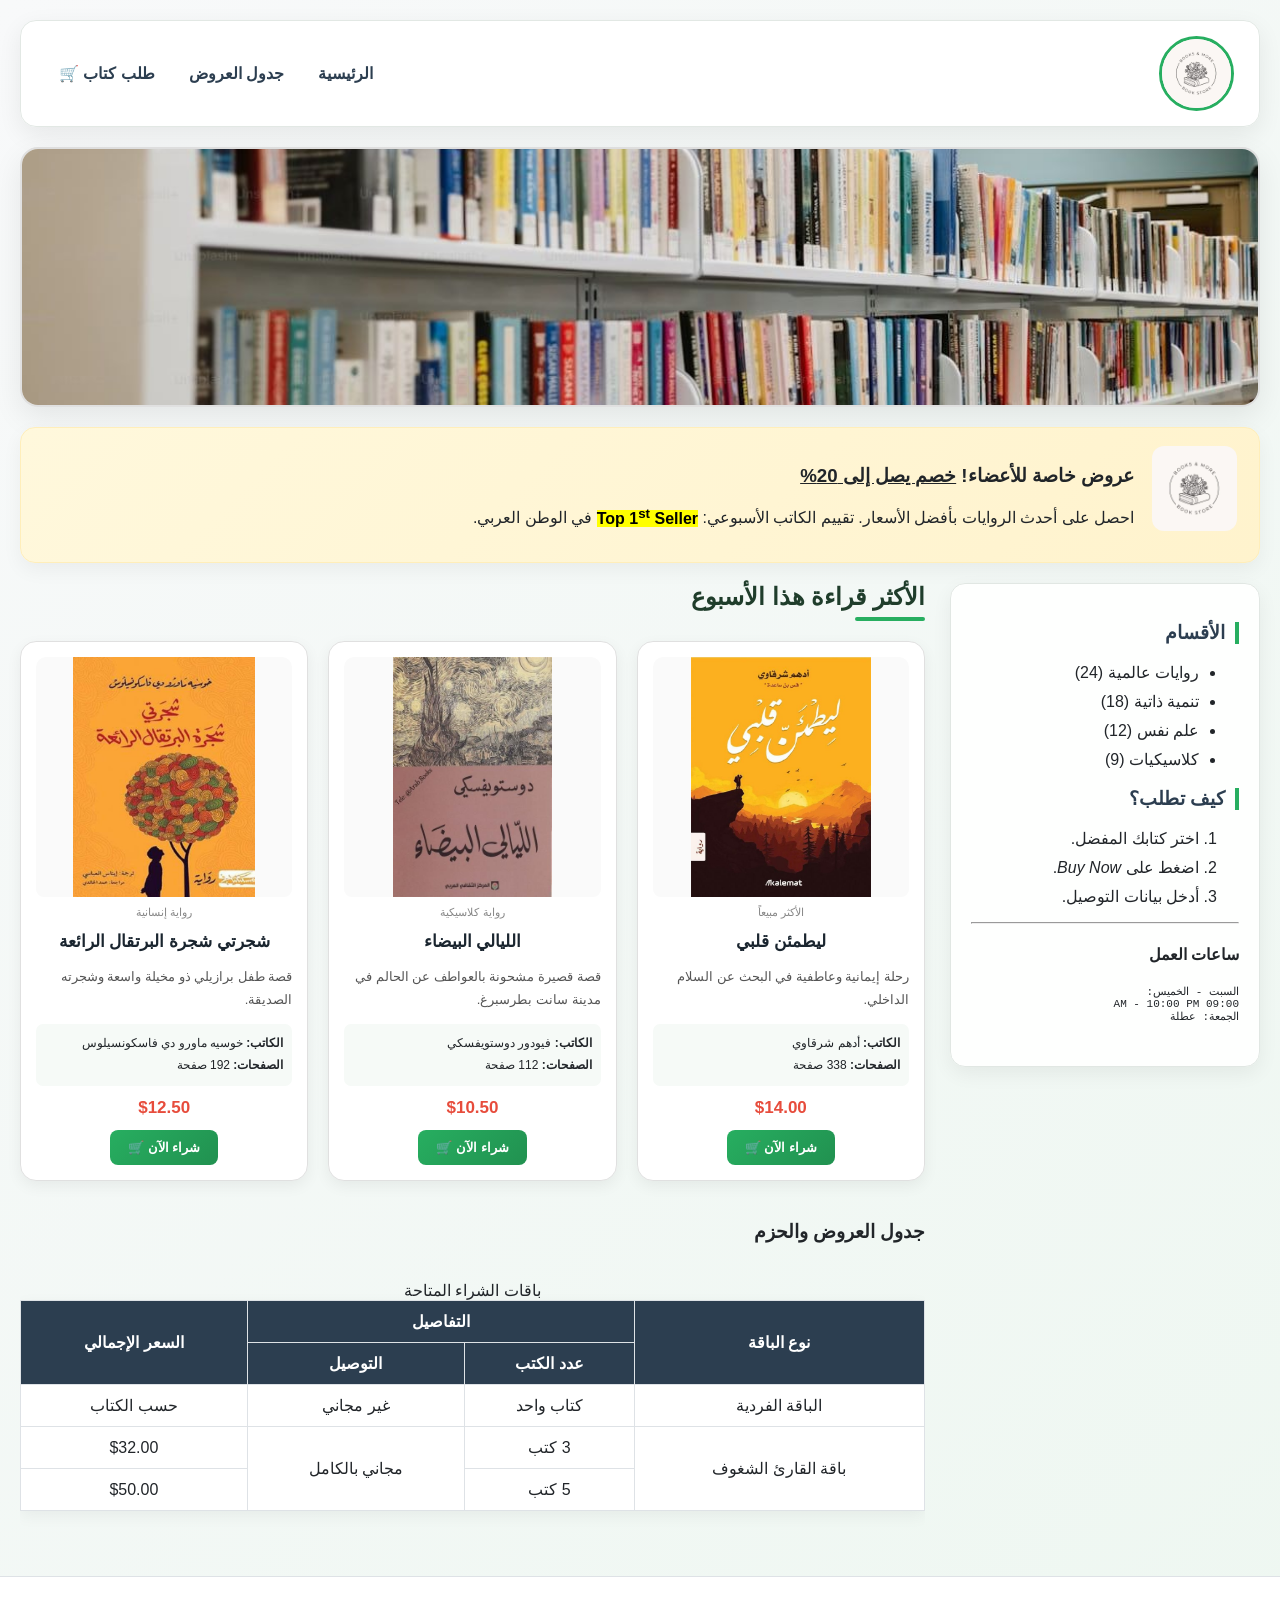
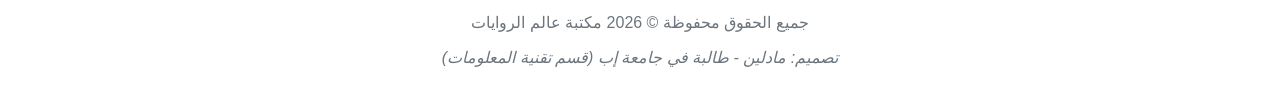
<file: web_project/madlin/index.html>
<!DOCTYPE html>
<html lang="ar" dir="rtl">
<head>
    <meta charset="UTF-8">
    <meta name="viewport" content="width=device-width, initial-scale=1.0">
    <title>عالم الروايات - Novels World</title>

    <style>
        * {
            box-sizing: border-box;
            scroll-behavior: smooth;
        }

        body {
            font-family: "Segoe UI", Tahoma, Geneva, Verdana, sans-serif;
            margin: 0;
            background: linear-gradient(135deg, #f8f9fa, #eef7f1);
            color: #212529;
            direction: rtl;
        }

        /* ===== Header ===== */
        header {
            width: calc(100% - 40px);
            margin: 20px auto 0;
            display: flex;
            justify-content: space-between;
            align-items: center;
            gap: 20px;
            padding: 15px 25px;
            background: rgba(255,255,255,0.95);
            border: 1px solid #e2e8e4;
            border-radius: 16px;
            box-shadow: 0 8px 25px rgba(0,0,0,0.07);
            position: sticky;
            top: 10px;
            z-index: 100;
            animation: slideDown 0.7s ease;
        }

        header img {
            width: 75px;
            height: 75px;
            object-fit: cover;
            border-radius: 50%;
            border: 3px solid #27ae60;
            transition: transform 0.4s ease;
        }

        header img:hover {
            transform: rotate(8deg) scale(1.08);
        }

        nav {
            display: flex;
            justify-content: center;
            align-items: center;
            gap: 8px;
            flex-wrap: wrap;
        }

        nav a {
            margin: 0;
            padding: 9px 13px;
            text-decoration: none;
            color: #2c3e50;
            font-weight: 600;
            border-radius: 8px;
            transition: all 0.3s ease;
        }

        nav a:hover {
            color: white;
            background: #27ae60;
            transform: translateY(-3px);
            box-shadow: 0 5px 12px rgba(39,174,96,0.25);
        }

        nav a:focus {
            color: #e67e22;
            outline: 2px solid #e67e22;
        }

        nav a:visited {
            color: #2980b9;
        }

        nav a:hover:visited {
            color: white;
        }

        /* ===== Banner ===== */
        .banner-img {
            display: block;
            width: calc(100% - 40px);
            max-width: 1400px;
            height: 260px;
            margin: 20px auto;
            object-fit: cover;
            border-radius: 18px;
            border: 2px solid #e0e0e0;
            box-shadow: 0 10px 30px rgba(0,0,0,0.08);
            transition: transform 0.5s ease, filter 0.5s ease;
            animation: fadeIn 1s ease;
        }

        .banner-img:hover {
            transform: scale(1.01);
            filter: brightness(1.04);
        }

        /* ===== Promo ===== */
        .promo-box {
            width: calc(100% - 40px);
            max-width: 1400px;
            margin: 20px auto;
            padding: 18px 22px;
            background: linear-gradient(135deg, #fff8dc, #fff3cd);
            border: 1px solid #ffeeba;
            border-radius: 15px;
            overflow: hidden;
            box-shadow: 0 7px 20px rgba(0,0,0,0.05);
            animation: floatIn 0.8s ease;
        }

        .promo-img {
            float: right;
            margin-left: 18px;
            width: 85px;
            height: 85px;
            object-fit: cover;
            border-radius: 12px;
            transition: transform 0.4s ease;
        }

        .promo-box:hover .promo-img {
            transform: rotate(-5deg) scale(1.05);
        }

        /* ===== Main Layout ===== */
        .container {
            width: calc(100% - 40px);
            max-width: 1400px;
            margin: 0 auto;
            display: flex;
            gap: 25px;
            align-items: flex-start;
        }

        aside {
            flex: 0 0 25%;
            background: rgba(255,255,255,0.9);
            padding: 20px;
            border-radius: 15px;
            border: 1px solid #e1e7e3;
            box-shadow: 0 7px 20px rgba(0,0,0,0.06);
            position: sticky;
            top: 115px;
            transition: transform 0.3s ease;
        }

        aside:hover {
            transform: translateY(-4px);
        }

        aside h3 {
            color: #2c3e50;
            border-right: 4px solid #27ae60;
            padding-right: 10px;
        }

        aside li {
            margin: 10px 0;
            transition: transform 0.25s ease, color 0.25s ease;
        }

        aside li:hover {
            color: #27ae60;
            transform: translateX(-5px);
        }

        main {
            flex: 1;
            min-width: 0;
        }

        main > h2 {
            margin-top: 0;
            color: #1f3d2b;
            position: relative;
            padding-bottom: 10px;
        }

        main > h2::after {
            content: "";
            position: absolute;
            right: 0;
            bottom: 0;
            width: 70px;
            height: 4px;
            background: #27ae60;
            border-radius: 5px;
        }

        /* ===== Books ===== */
        .books-grid {
            display: flex;
            gap: 20px;
            flex-wrap: wrap;
        }

        article {
            flex: 1 1 250px;
            background: #fff;
            border: 1px solid #e0e0e0;
            border-radius: 16px;
            padding: 15px;
            text-align: center;
            box-shadow: 0 5px 15px rgba(0,0,0,0.06);
            transition: transform 0.35s ease, box-shadow 0.35s ease;
            animation: cardAppear 0.8s ease both;
        }

        article:nth-child(2) {
            animation-delay: 0.15s;
        }

        article:nth-child(3) {
            animation-delay: 0.3s;
        }

        article:hover {
            transform: translateY(-10px);
            box-shadow: 0 15px 30px rgba(39,174,96,0.16);
        }

        article figure {
            overflow: hidden;
            border-radius: 10px;
        }

        article img {
            width: 100%;
            height: 240px;
            object-fit: contain;
            background: #fafafa;
            border-radius: 8px;
            transition: transform 0.5s ease;
        }

        article:hover img {
            transform: scale(1.06);
        }

        article h4 {
            margin: 12px 0 6px;
            color: #1a252f;
            font-size: 17px;
        }

        article p {
            font-size: 13px;
            color: #555;
            text-align: right;
            min-height: 40px;
            line-height: 1.8;
        }

        dl {
            font-size: 12px;
            text-align: right;
            background: #f6faf7;
            padding: 9px;
            border-radius: 7px;
            line-height: 1.8;
        }

        dt {
            font-weight: bold;
            display: inline;
        }

        dd {
            margin: 0 0 4px 0;
            display: inline;
        }

        .price {
            color: #e74c3c;
            font-size: 17px;
        }

        .btn-buy {
            display: inline-block;
            margin-top: 12px;
            padding: 10px 18px;
            background: linear-gradient(135deg, #27ae60, #219150);
            color: white;
            text-decoration: none;
            border-radius: 8px;
            font-size: 13px;
            font-weight: bold;
            transition: all 0.3s ease;
        }

        .btn-buy:hover {
            transform: scale(1.06);
            box-shadow: 0 7px 15px rgba(39,174,96,0.3);
        }

        /* ===== Table ===== */
        .table-wrapper {
            overflow-x: auto;
            border-radius: 10px;
        }

        .offers-table {
            width: 100%;
            min-width: 600px;
            border-collapse: collapse;
            margin: 20px 0;
            background: white;
            box-shadow: 0 5px 15px rgba(0,0,0,0.05);
        }

        .offers-table th,
        .offers-table td {
            border: 1px solid #dee2e6;
            padding: 11px;
            text-align: center;
        }

        .offers-table th {
            background: #2c3e50;
            color: white;
        }

        .offers-table tbody tr {
            transition: background 0.25s ease, transform 0.25s ease;
        }

        .offers-table tbody tr:hover {
            background: #eefaf2;
        }

        /* ===== Footer ===== */
        footer {
            margin-top: 45px;
            text-align: center;
            border-top: 1px solid #dee2e6;
            padding: 20px;
            color: #6c757d;
            background: #fff;
        }

        /* ===== Animations ===== */
        @keyframes slideDown {
            from {
                opacity: 0;
                transform: translateY(-30px);
            }
            to {
                opacity: 1;
                transform: translateY(0);
            }
        }

        @keyframes fadeIn {
            from {
                opacity: 0;
            }
            to {
                opacity: 1;
            }
        }

        @keyframes floatIn {
            from {
                opacity: 0;
                transform: translateY(20px);
            }
            to {
                opacity: 1;
                transform: translateY(0);
            }
        }

        @keyframes cardAppear {
            from {
                opacity: 0;
                transform: translateY(30px);
            }
            to {
                opacity: 1;
                transform: translateY(0);
            }
        }

        /* ===== Responsive Design ===== */

        /* الشاشات المتوسطة */
        @media (max-width: 1000px) {
            header {
                position: relative;
                top: 0;
            }

            .container {
                gap: 18px;
            }

            aside {
                flex-basis: 30%;
                position: static;
            }

            article {
                flex-basis: calc(50% - 10px);
            }
        }

        /* التابلت */
        @media (max-width: 750px) {
            header {
                flex-direction: column;
                text-align: center;
            }

            header img {
                width: 65px;
                height: 65px;
            }

            .banner-img {
                height: 210px;
            }

            .container {
                flex-direction: column;
            }

            aside,
            main {
                width: 100%;
                flex-basis: auto;
            }

            aside {
                position: static;
            }

            article {
                flex-basis: 100%;
            }
        }

        /* الجوال */
        @media (max-width: 500px) {
            header,
            .promo-box,
            .container,
            .banner-img {
                width: calc(100% - 20px);
            }

            header {
                padding: 12px;
            }

            nav {
                flex-direction: column;
                width: 100%;
            }

            nav a {
                width: 100%;
                text-align: center;
                background: #f4f7f5;
            }

            .banner-img {
                height: 160px;
                margin-top: 15px;
            }

            .promo-box {
                padding: 15px;
            }

            .promo-img {
                width: 65px;
                height: 65px;
            }

            article img {
                height: 220px;
            }
        }

        /* جوال صغير جداً */
        @media (max-width: 350px) {
            body {
                font-size: 13px;
            }

            .banner-img {
                height: 135px;
            }

            .promo-img {
                float: none;
                display: block;
                margin: 0 auto 10px;
            }
        }
    </style>
</head>

<body>

    <header>
        <img src="images/logo_library.jpg" alt="شعار متجر عالم الروايات">

        <nav>
            <a href="#featured">الرئيسية</a>
            <a href="#table-sec">جدول العروض</a>
            <a href="checkout.html" target="_blank">طلب كتاب 🛒</a>
        </nav>
    </header>

    <picture>
        <source media="(min-width: 850px)" srcset="images/books.jpg">
        <source media="(min-width: 650px)" srcset="images/books.jpg">
        <img src="images/books.jpg" alt="صورة للكتب والروايات" class="banner-img">
    </picture>

    <div class="promo-box">
        <img src="images/logo_library.jpg" alt="عرض خاص" class="promo-img">
        <h3>عروض خاصة للأعضاء! <u>خصم يصل إلى 20%</u></h3>
        <p>
            احصل على أحدث الروايات بأفضل الأسعار.
            تقييم الكاتب الأسبوعي:
            <b><mark>Top 1<sup>st</sup> Seller</mark></b>
            في الوطن العربي.
        </p>
    </div>

    <div class="container">

        <aside>
            <h3>الأقسام</h3>
            <ul>
                <li>روايات عالمية (24)</li>
                <li>تنمية ذاتية (18)</li>
                <li>علم نفس (12)</li>
                <li>كلاسيكيات (9)</li>
            </ul>

            <h3>كيف تطلب؟</h3>
            <ol>
                <li>اختر كتابك المفضل.</li>
                <li>اضغط على <i>Buy Now</i>.</li>
                <li>أدخل بيانات التوصيل.</li>
            </ol>

            <hr>

            <h4>ساعات العمل</h4>
            <pre style="font-size: 11px;">
السبت - الخميس:
09:00 AM - 10:00 PM
الجمعة: عطلة
            </pre>
        </aside>

        <main>
            <h2>الأكثر قراءة هذا الأسبوع</h2>

            <div class="books-grid">

                <article id="featured">
                    <figure style="margin: 0;">
                        <img src="images/book1.jpg" alt="غلاف رواية ليطمئن قلبي">
                        <figcaption style="font-size: 11px; color: #888; margin-top: 5px;">
                            الأكثر مبيعاً
                        </figcaption>
                    </figure>

                    <h4>ليطمئن قلبي</h4>
                    <p>رحلة إيمانية وعاطفية في البحث عن السلام الداخلي.</p>

                    <dl>
                        <dt>الكاتب:</dt> <dd>أدهم شرقاوي</dd><br>
                        <dt>الصفحات:</dt> <dd>338 صفحة</dd>
                    </dl>

                    <b class="price">$14.00</b><br>

                    <a href="checkout.html" target="_blank" class="btn-buy">
                        شراء الآن 🛒
                    </a>
                </article>

                <article>
                    <figure style="margin: 0;">
                        <img src="images/book2.jpg" alt="غلاف رواية الليالي البيضاء">
                        <figcaption style="font-size: 11px; color: #888; margin-top: 5px;">
                            رواية كلاسيكية
                        </figcaption>
                    </figure>

                    <h4>الليالي البيضاء</h4>
                    <p>قصة قصيرة مشحونة بالعواطف عن الحالم في مدينة سانت بطرسبرغ.</p>

                    <dl>
                        <dt>الكاتب:</dt> <dd>فيودور دوستويفسكي</dd><br>
                        <dt>الصفحات:</dt> <dd>112 صفحة</dd>
                    </dl>

                    <b class="price">$10.50</b><br>

                    <a href="checkout.html" target="_blank" class="btn-buy">
                        شراء الآن 🛒
                    </a>
                </article>

                <article>
                    <figure style="margin: 0;">
                        <img src="images/book3.jpg" alt="غلاف رواية شجرتي شجرة البرتقال الرائعة">
                        <figcaption style="font-size: 11px; color: #888; margin-top: 5px;">
                            رواية إنسانية
                        </figcaption>
                    </figure>

                    <h4>شجرتي شجرة البرتقال الرائعة</h4>
                    <p>قصة طفل برازيلي ذو مخيلة واسعة وشجرته الصديقة.</p>

                    <dl>
                        <dt>الكاتب:</dt> <dd>خوسيه ماورو دي فاسكونسيلوس</dd><br>
                        <dt>الصفحات:</dt> <dd>192 صفحة</dd>
                    </dl>

                    <b class="price">$12.50</b><br>

                    <a href="checkout.html" target="_blank" class="btn-buy">
                        شراء الآن 🛒
                    </a>
                </article>

            </div>

            <section id="table-sec" style="margin-top: 40px;">
                <h3>جدول العروض والحزم</h3>

                <div class="table-wrapper">
                    <table class="offers-table">
                        <caption>باقات الشراء المتاحة</caption>

                        <thead>
                            <tr>
                                <th rowspan="2">نوع الباقة</th>
                                <th colspan="2">التفاصيل</th>
                                <th rowspan="2">السعر الإجمالي</th>
                            </tr>
                            <tr>
                                <th>عدد الكتب</th>
                                <th>التوصيل</th>
                            </tr>
                        </thead>

                        <tbody>
                            <tr>
                                <td>الباقة الفردية</td>
                                <td>كتاب واحد</td>
                                <td>غير مجاني</td>
                                <td>حسب الكتاب</td>
                            </tr>

                            <tr>
                                <td rowspan="2">باقة القارئ الشغوف</td>
                                <td>3 كتب</td>
                                <td rowspan="2">مجاني بالكامل</td>
                                <td>$32.00</td>
                            </tr>

                            <tr>
                                <td>5 كتب</td>
                                <td>$50.00</td>
                            </tr>
                        </tbody>
                    </table>
                </div>
            </section>
        </main>

    </div>

    <footer>
        <p>جميع الحقوق محفوظة &copy; 2026 مكتبة عالم الروايات</p>
        <address>تصميم: مادلين - طالبة في جامعة إب (قسم تقنية المعلومات)</address>
         
    </footer>

</body>
</html>
</file>
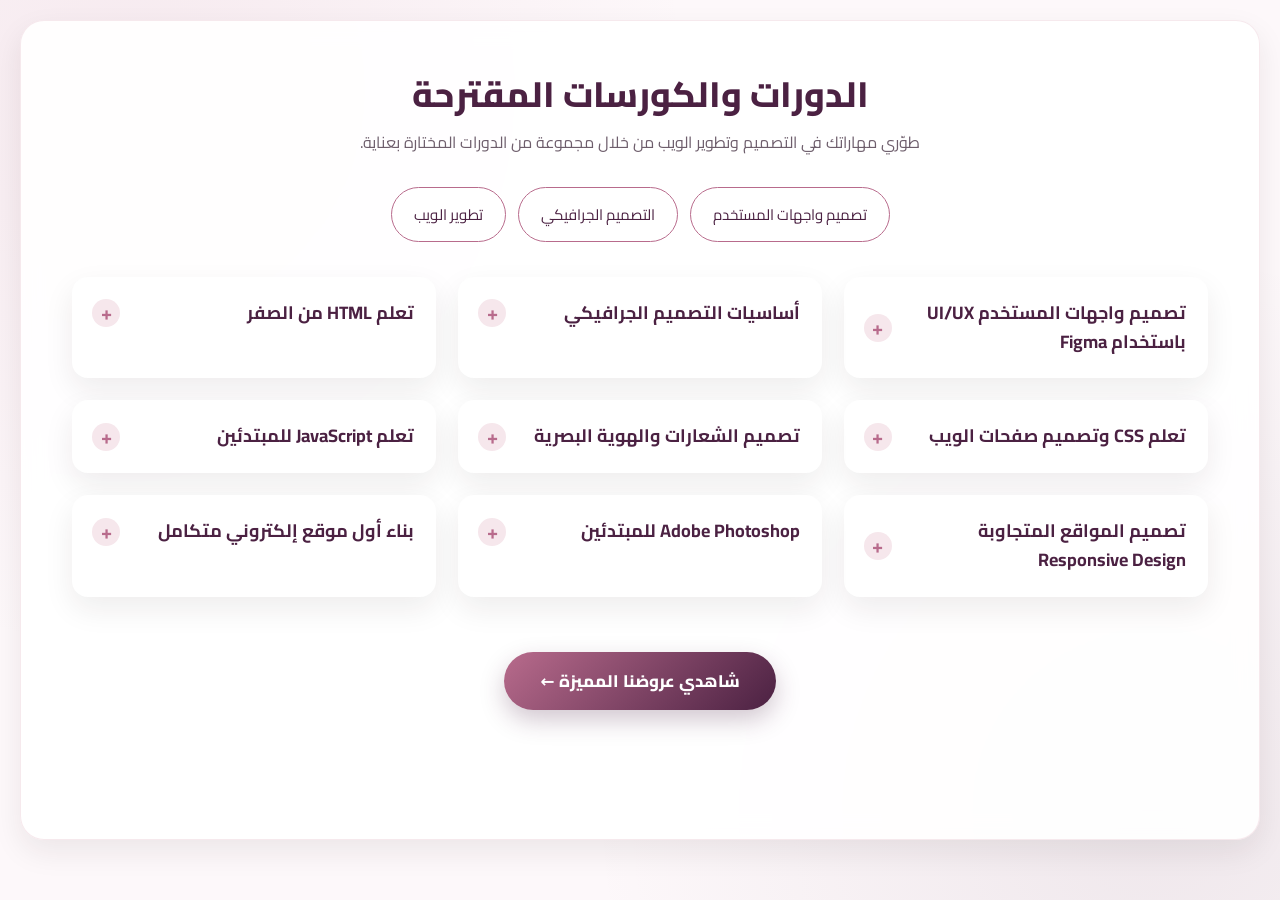
<file: web_project/a.html>
<!DOCTYPE html>
<html lang="ar" dir="rtl">

<head>
    <meta charset="UTF-8">
    <meta name="viewport" content="width=device-width, initial-scale=1.0">

    <title>نسج | الكورسات والتدريب</title>

    <link rel="stylesheet" href="style.css">
</head>

<body>


    <section id="courses-section">

        <h2>الدورات والكورسات المقترحة</h2>

        <p>
            طوّري مهاراتك في التصميم وتطوير الويب من خلال مجموعة
            من الدورات المختارة بعناية.
        </p>


        <!-- =========================
             تصنيفات الكورسات
             ========================= -->

        <div class="interest-filters">

            <button class="filter-btn" data-filter="ui">
                تصميم واجهات المستخدم
            </button>

            <button class="filter-btn" data-filter="graphic">
                التصميم الجرافيكي
            </button>

            <button class="filter-btn" data-filter="web">
                تطوير الويب
            </button>

        </div>


        <!-- =========================
             قائمة الكورسات
             ========================= -->

        <div class="courses-container">


            <!-- =========================
                 الكورس الأول
                 ========================= -->

            <article class="course-card" data-category="ui">

                <details>

                    <summary>
                        تصميم واجهات المستخدم UI/UX باستخدام Figma
                    </summary>

                    <div class="course-content">

                        <h3>
                            تصميم واجهات المستخدم UI/UX باستخدام Figma
                        </h3>

                        <p>
                            تعلّمي أساسيات تصميم واجهات المواقع والتطبيقات
                            باستخدام برنامج Figma، بداية من إنشاء الإطار
                            وحتى تصميم الواجهة النهائية.
                        </p>

                        <div class="course-meta">

                            <span>🎓 مبتدئ</span>

                            <span>⏱️ 3 ساعات</span>

                            <span>🎨 UI/UX</span>

                        </div>

                        <iframe
                            src="https://www.youtube.com/embed/FTFaQWZBqQ8"
                            title="دورة تصميم واجهات المستخدم باستخدام Figma"
                            allowfullscreen>
                        </iframe>

                    </div>

                </details>

            </article>


            <!-- =========================
                 الكورس الثاني
                 ========================= -->

            <article class="course-card" data-category="graphic">

                <details>

                    <summary>
                        أساسيات التصميم الجرافيكي
                    </summary>

                    <div class="course-content">

                        <h3>
                            أساسيات التصميم الجرافيكي
                        </h3>

                        <p>
                            دورة مناسبة للمبتدئين للتعرف على مبادئ التصميم،
                            اختيار الألوان، الخطوط، التوازن، والتكوين البصري.
                        </p>

                        <div class="course-meta">

                            <span>🎓 مبتدئ</span>

                            <span>⏱️ ساعتان</span>

                            <span>🖌️ Graphic Design</span>

                        </div>

                        <iframe
                            src="https://www.youtube.com/embed/CXJwNSkdTHw"
                            title="أساسيات التصميم الجرافيكي"
                            allowfullscreen>
                        </iframe>

                    </div>

                </details>

            </article>


            <!-- =========================
                 الكورس الثالث
                 ========================= -->

            <article class="course-card" data-category="web">

                <details>

                    <summary>
                        تعلم HTML من الصفر
                    </summary>

                    <div class="course-content">

                        <h3>
                            تعلم HTML من الصفر
                        </h3>

                        <p>
                            تعلّمي كيفية إنشاء صفحات الويب باستخدام HTML،
                            والتعامل مع العناوين والفقرات والصور والروابط
                            والجداول والنماذج.
                        </p>

                        <div class="course-meta">

                            <span>🎓 مبتدئ</span>

                            <span>⏱️ 4 ساعات</span>

                            <span>💻 Web Development</span>

                        </div>

                        <iframe
                            src="https://www.youtube.com/embed/pQN-pnXPaVg"
                            title="تعلم HTML"
                            allowfullscreen>
                        </iframe>

                    </div>

                </details>

            </article>


            <!-- =========================
                 الكورس الرابع
                 ========================= -->

            <article class="course-card" data-category="web">

                <details>

                    <summary>
                        تعلم CSS وتصميم صفحات الويب
                    </summary>

                    <div class="course-content">

                        <h3>
                            تعلم CSS وتصميم صفحات الويب
                        </h3>

                        <p>
                            تعلّمي كيفية تنسيق صفحات HTML باستخدام CSS،
                            والتحكم في الألوان والخطوط والمسافات والتخطيط
                            والتصميم المتجاوب.
                        </p>

                        <div class="course-meta">

                            <span>🎓 مبتدئ</span>

                            <span>⏱️ 5 ساعات</span>

                            <span>💻 CSS</span>

                        </div>

                        <iframe
                            src="https://www.youtube.com/embed/1Rs2ND1ryYc"
                            title="تعلم CSS"
                            allowfullscreen>
                        </iframe>

                    </div>

                </details>

            </article>


            <!-- =========================
                 الكورس الخامس
                 ========================= -->

            <article class="course-card" data-category="graphic">

                <details>

                    <summary>
                        تصميم الشعارات والهوية البصرية
                    </summary>

                    <div class="course-content">

                        <h3>
                            تصميم الشعارات والهوية البصرية
                        </h3>

                        <p>
                            تعرّفي على أساسيات بناء الهوية البصرية للمشاريع،
                            واختيار الألوان والخطوط وتصميم شعار يعبر عن هوية
                            المشروع.
                        </p>

                        <div class="course-meta">

                            <span>🎓 متوسط</span>

                            <span>⏱️ 3 ساعات</span>

                            <span>✨ Branding</span>

                        </div>

                        <iframe
                            src="https://www.youtube.com/embed/wfNZt9Xw1xM"
                            title="تصميم الشعارات والهوية البصرية"
                            allowfullscreen>
                        </iframe>

                    </div>

                </details>

            </article>


            <!-- =========================
                 الكورس السادس
                 ========================= -->

            <article class="course-card" data-category="web">

                <details>

                    <summary>
                        تعلم JavaScript للمبتدئين
                    </summary>

                    <div class="course-content">

                        <h3>
                            تعلم JavaScript للمبتدئين
                        </h3>

                        <p>
                            مقدمة إلى لغة JavaScript وكيفية إضافة التفاعل
                            والحركة والوظائف المختلفة إلى صفحات الويب.
                        </p>

                        <div class="course-meta">

                            <span>🎓 مبتدئ</span>

                            <span>⏱️ 6 ساعات</span>

                            <span>💻 JavaScript</span>

                        </div>

                        <iframe
                            src="https://www.youtube.com/embed/PkZNo7MFNFg"
                            title="تعلم JavaScript للمبتدئين"
                            allowfullscreen>
                        </iframe>

                    </div>

                </details>

            </article>


            <!-- =========================
                 الكورس السابع
                 ========================= -->

            <article class="course-card" data-category="web">

                <details>

                    <summary>
                        تصميم المواقع المتجاوبة Responsive Design
                    </summary>

                    <div class="course-content">

                        <h3>
                            تصميم المواقع المتجاوبة
                        </h3>

                        <p>
                            تعلّمي كيفية جعل المواقع تعمل بشكل مناسب على
                            الكمبيوتر والجوال والأجهزة اللوحية باستخدام
                            Media Queries وFlexbox وGrid.
                        </p>

                        <div class="course-meta">

                            <span>🎓 متوسط</span>

                            <span>⏱️ 4 ساعات</span>

                            <span>📱 Responsive</span>

                        </div>

                        <iframe
                            src="https://www.youtube.com/embed/srvUrASNj0s"
                            title="تصميم المواقع المتجاوبة"
                            allowfullscreen>
                        </iframe>

                    </div>

                </details>

            </article>


            <!-- =========================
                 الكورس الثامن
                 ========================= -->

            <article class="course-card" data-category="graphic">

                <details>

                    <summary>
                        Adobe Photoshop للمبتدئين
                    </summary>

                    <div class="course-content">

                        <h3>
                            Adobe Photoshop للمبتدئين
                        </h3>

                        <p>
                            تعرّفي على الأدوات الأساسية في Photoshop،
                            وتعلمي تعديل الصور وإنشاء التصاميم والإعلانات
                            والمنشورات الرقمية.
                        </p>

                        <div class="course-meta">

                            <span>🎓 مبتدئ</span>

                            <span>⏱️ 5 ساعات</span>

                            <span>🎨 Photoshop</span>

                        </div>

                        <iframe
                            src="https://www.youtube.com/embed/IyR_uYsRdPs"
                            title="Adobe Photoshop للمبتدئين"
                            allowfullscreen>
                        </iframe>

                    </div>

                </details>

            </article>


            <!-- =========================
                 الكورس التاسع
                 ========================= -->

            <article class="course-card" data-category="web">

                <details>

                    <summary>
                        بناء أول موقع إلكتروني متكامل
                    </summary>

                    <div class="course-content">

                        <h3>
                            بناء أول موقع إلكتروني متكامل
                        </h3>

                        <p>
                            طبّقي ما تعلمته في HTML وCSS لبناء موقع إلكتروني
                            متكامل يحتوي على عدة صفحات وتصميم متناسق.
                        </p>

                        <div class="course-meta">

                            <span>🎓 متوسط</span>

                            <span>⏱️ 6 ساعات</span>

                            <span>🌐 Web Design</span>

                        </div>

                        <iframe
                            src="https://www.youtube.com/embed/G3e-cpL7ofc"
                            title="بناء موقع إلكتروني"
                            allowfullscreen>
                        </iframe>

                    </div>

                </details>

            </article>


        </div>


        <!-- =========================
             زر الدعاية
             ========================= -->

        <a href="اعلان.html" class="ve">
            شاهدي عروضنا المميزة ←
        </a>


    </section>



    <!-- JavaScript -->

    <script src="script.js"></script>

</body>

</html>
</file>
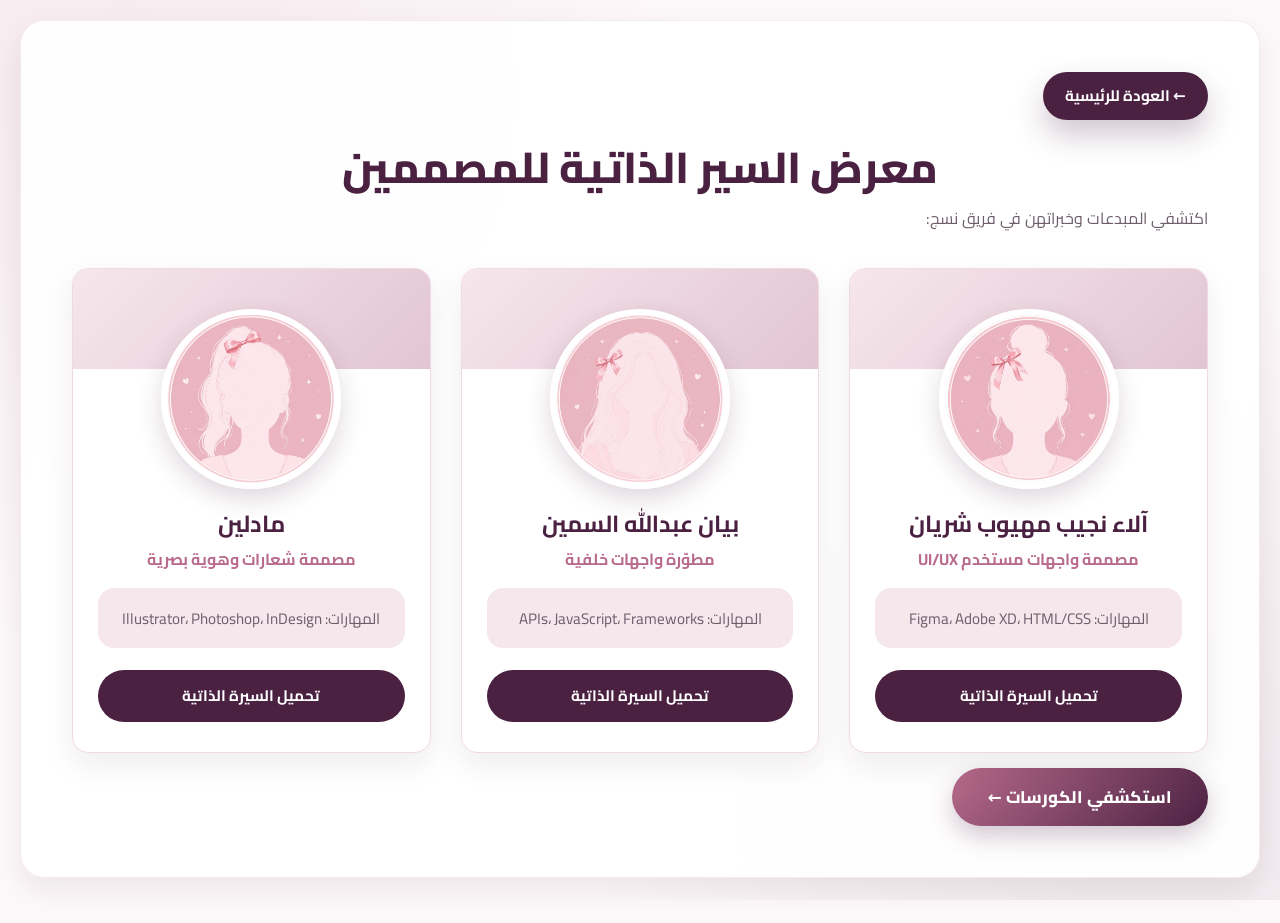
<file: web_project/cv.html>
<!DOCTYPE html>
<html lang="ar" dir="rtl">
<head>
  <meta charset="UTF-8">
  <meta name="viewport" content="width=device-width, initial-scale=1.0">
  <title>نسج | فريق المصممين</title>
  <link rel="stylesheet" href="style.css">
  <script src="script.js" defer></script>
</head>


<body>
  <section id="cv-section">

    <div class="back-bar">
      <a href="start.html" class="back-home-link">← العودة للرئيسية</a>
       </div>

    <h2>معرض السير الذاتية للمصممين</h2>

    <p>اكتشفي المبدعات وخبراتهن في فريق نسج:</p>


    <div class="cv-grid">

      <article class="cv-card">
        <img src="alaa.jpg" alt="صورة المصممة آلاء">
        <h3>آلاء نجيب مهيوب شريان</h3><p class="job-title">مصممة واجهات مستخدم UI/UX</p>
        <p class="skills">المهارات: Figma، Adobe XD، HTML/CSS</p>
        <a href="cvs/alaacv.html"  target="_blank" class="download-cv">تحميل السيرة الذاتية</a>
      </article>

      <article class="cv-card">
        <img src="bayan.jpg" alt="صورة المصممة بيان">
        <h3>بيان عبدالله السمين</h3><p class="job-title">مطوّرة واجهات خلفية</p>
        <p class="skills">المهارات: APIs، JavaScript، Frameworks</p>
        <a href="cvs/bayancv.html" target="_blank" class="download-cv" >تحميل السيرة الذاتية</a>
      </article>

      <article class="cv-card">
        <img src="madlin.jpg" alt="صورة المصممة مادلين">
        <h3>مادلين</h3><p class="job-title">مصممة شعارات وهوية بصرية</p>
        <p class="skills">المهارات: Illustrator، Photoshop، InDesign</p>
        <a href="cvs/madlincv.html"  target="_blank"   class="download-cv">تحميل السيرة الذاتية</a>
      </article>

    </div>


    <a href="a.html" class="ve">استكشفي الكورسات ←</a>
  </section>

</body>

</html>
</file>
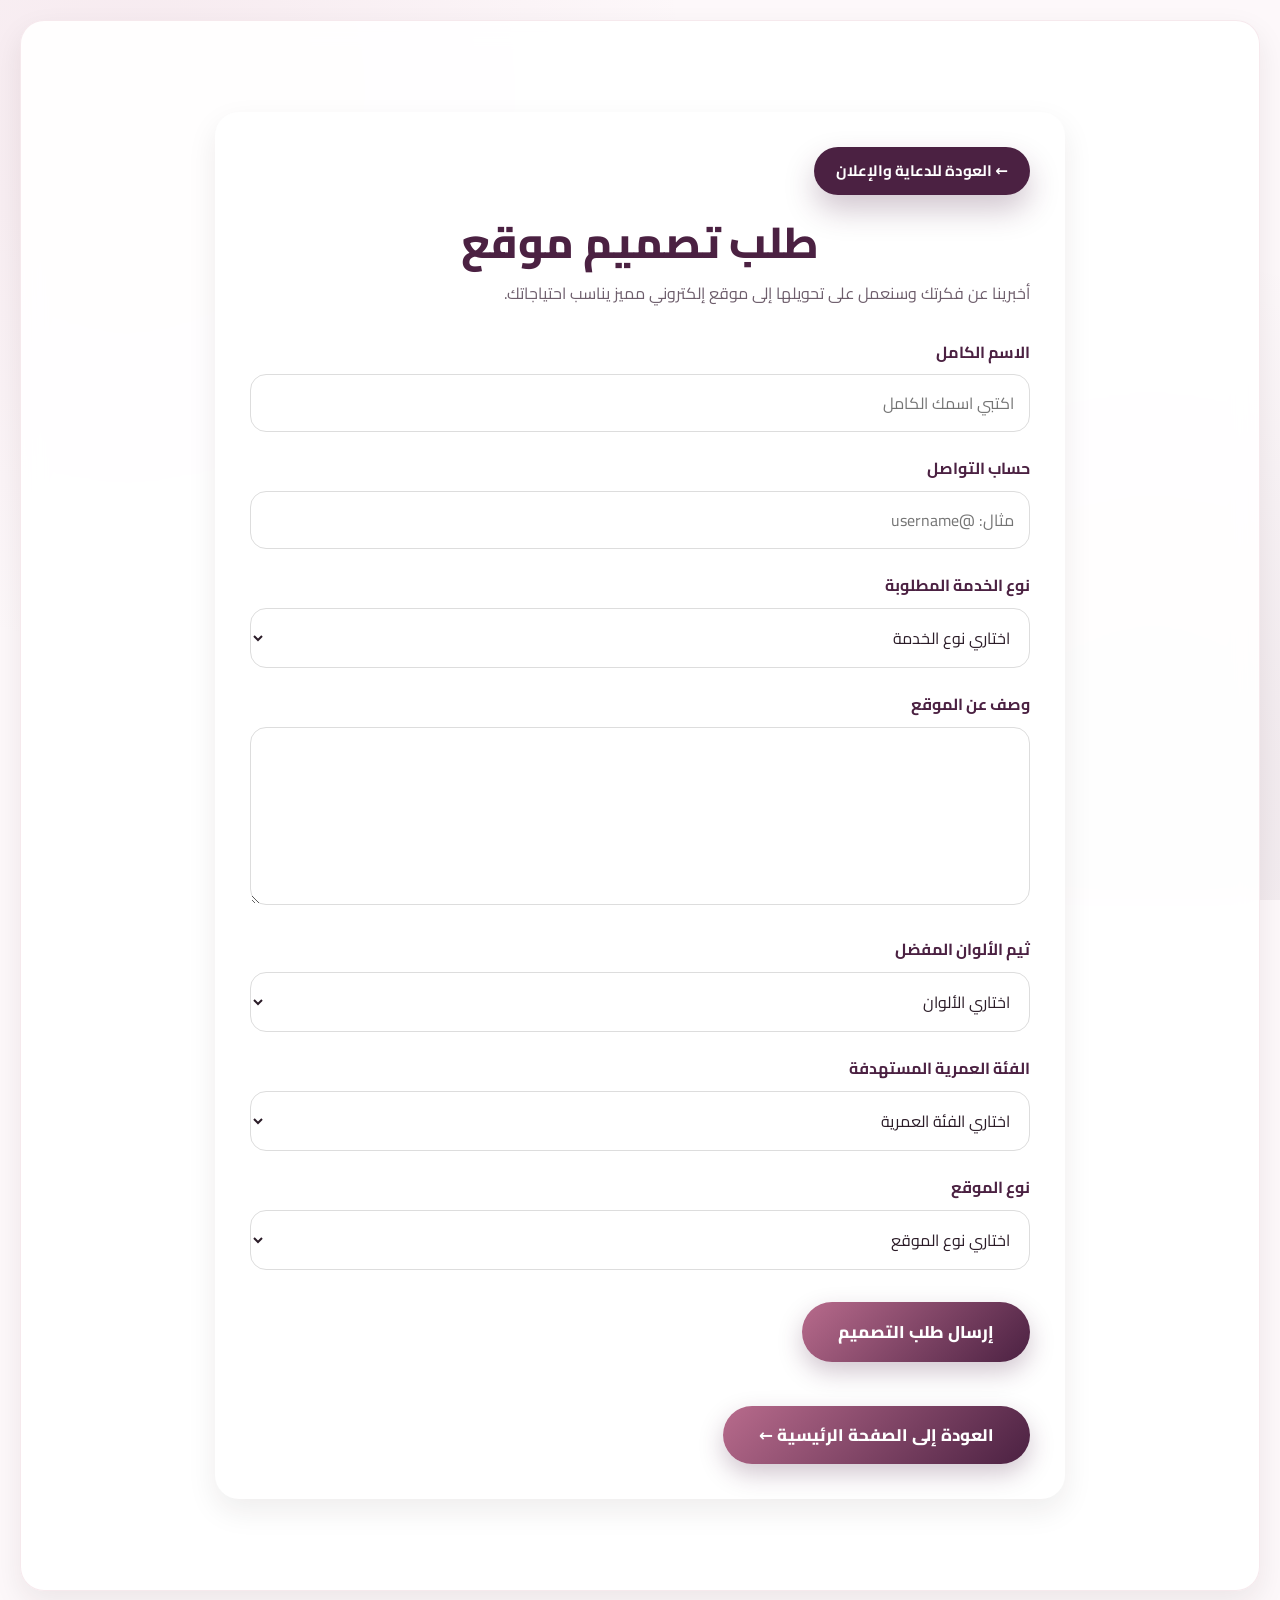
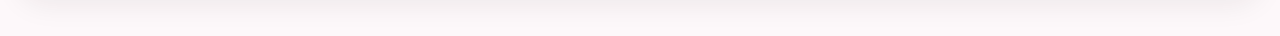
<file: web_project/request.html>
<!DOCTYPE html>
<html lang="ar" dir="rtl">

<head>

    <meta charset="UTF-8">

    <meta name="viewport" content="width=device-width, initial-scale=1.0">

    <title>نسج | طلب تصميم موقع</title>

    <link rel="stylesheet" href="style.css">

    <script src="script.js" defer></script>

</head>



<body>


    <main>


        <section id="request-section">


            <div class="back-bar">

                <a href="اعلان.html" class="back-home-link">
                    ← العودة للدعاية والإعلان
                </a>

            </div>



            <h2>
                طلب تصميم موقع
            </h2>


            <p>
                أخبرينا عن فكرتك وسنعمل على تحويلها إلى موقع
                إلكتروني مميز يناسب احتياجاتك.
            </p>



            <form class="request-form">


                <!-- اسم العميل -->

                <div class="form-group">

                    <label for="name">
                        الاسم الكامل
                    </label>

                    <input
                        type="text"
                        id="name"
                        name="name"
                        placeholder="اكتبي اسمك الكامل"
                        required>

                </div>



                <!-- الحساب -->

                <div class="form-group">

                    <label for="account">
                        حساب التواصل
                    </label>

                    <input
                        type="text"
                        id="account"
                        name="account"
                        placeholder="مثال: @username"
                        required>

                </div>



                <!-- نوع الخدمة -->

                <div class="form-group">

                    <label for="service">
                        نوع الخدمة المطلوبة
                    </label>

                    <select
                        id="service"
                        name="service"
                        required>

                        <option value="">
                            اختاري نوع الخدمة
                        </option>

                        <option value="new">
                            تصميم موقع جديد
                        </option>

                        <option value="redesign">
                            إعادة تصميم موقع
                        </option>

                        <option value="landing">
                            تصميم صفحة هبوط
                        </option>

                        <option value="ecommerce">
                            تصميم متجر إلكتروني
                        </option>

                    </select>

                </div>



                <!-- وصف الصفحة -->

                <div class="form-group">

                    <label for="description">
                        وصف عن الموقع
                    </label>

                    <textarea
                        id="description"
                        name="description"
                        rows="5"
                        placeholder="اكتبي فكرة مختصرة عن الموقع وما الذي تريدين أن يقدمه..."
                        required>
                    </textarea>

                </div>



                <!-- الألوان -->

                <div class="form-group">

                    <label for="colors">
                        ثيم الألوان المفضل
                    </label>

                    <select
                        id="colors"
                        name="colors"
                        required>

                        <option value="">
                            اختاري الألوان
                        </option>

                        <option value="pink">
                            وردي وناعم
                        </option>

                        <option value="purple">
                            بنفسجي
                        </option>

                        <option value="blue">
                            أزرق
                        </option>

                        <option value="green">
                            أخضر
                        </option>

                        <option value="dark">
                            داكن
                        </option>

                        <option value="neutral">
                            ألوان محايدة
                        </option>

                        <option value="custom">
                            ألوان أخرى
                        </option>

                    </select>

                </div>



                <!-- الفئة العمرية -->

                <div class="form-group">

                    <label for="age">
                        الفئة العمرية المستهدفة
                    </label>

                    <select
                        id="age"
                        name="age"
                        required>

                        <option value="">
                            اختاري الفئة العمرية
                        </option>

                        <option value="children">
                            الأطفال
                        </option>

                        <option value="teens">
                            المراهقون
                        </option>

                        <option value="young">
                            الشباب
                        </option>

                        <option value="adults">
                            البالغون
                        </option>

                        <option value="all">
                            جميع الأعمار
                        </option>

                    </select>

                </div>



                <!-- نوع الموقع -->

                <div class="form-group">

                    <label for="website-type">
                        نوع الموقع
                    </label>

                    <select
                        id="website-type"
                        name="website-type"
                        required>

                        <option value="">
                            اختاري نوع الموقع
                        </option>

                        <option value="games">
                            ألعاب
                        </option>

                        <option value="store">
                            متجر إلكتروني
                        </option>

                        <option value="blog">
                            مدونة
                        </option>

                        <option value="portfolio">
                            معرض أعمال
                        </option>

                        <option value="company">
                            موقع شركة
                        </option>

                        <option value="education">
                            تعليمي
                        </option>

                        <option value="personal">
                            شخصي
                        </option>

                        <option value="news">
                            أخبار ومقالات
                        </option>

                        <option value="other">
                            نوع آخر
                        </option>

                    </select>

                </div>



                <!-- زر إرسال الطلب -->

                <button
                    type="submit"
                    class="ve form-submit">

                    إرسال طلب التصميم

                </button>


            </form>



            <br>


            <a href="start.html" class="ve">
                العودة إلى الصفحة الرئيسية ←
            </a>


        </section>


    </main>


</body>

</html>
</file>
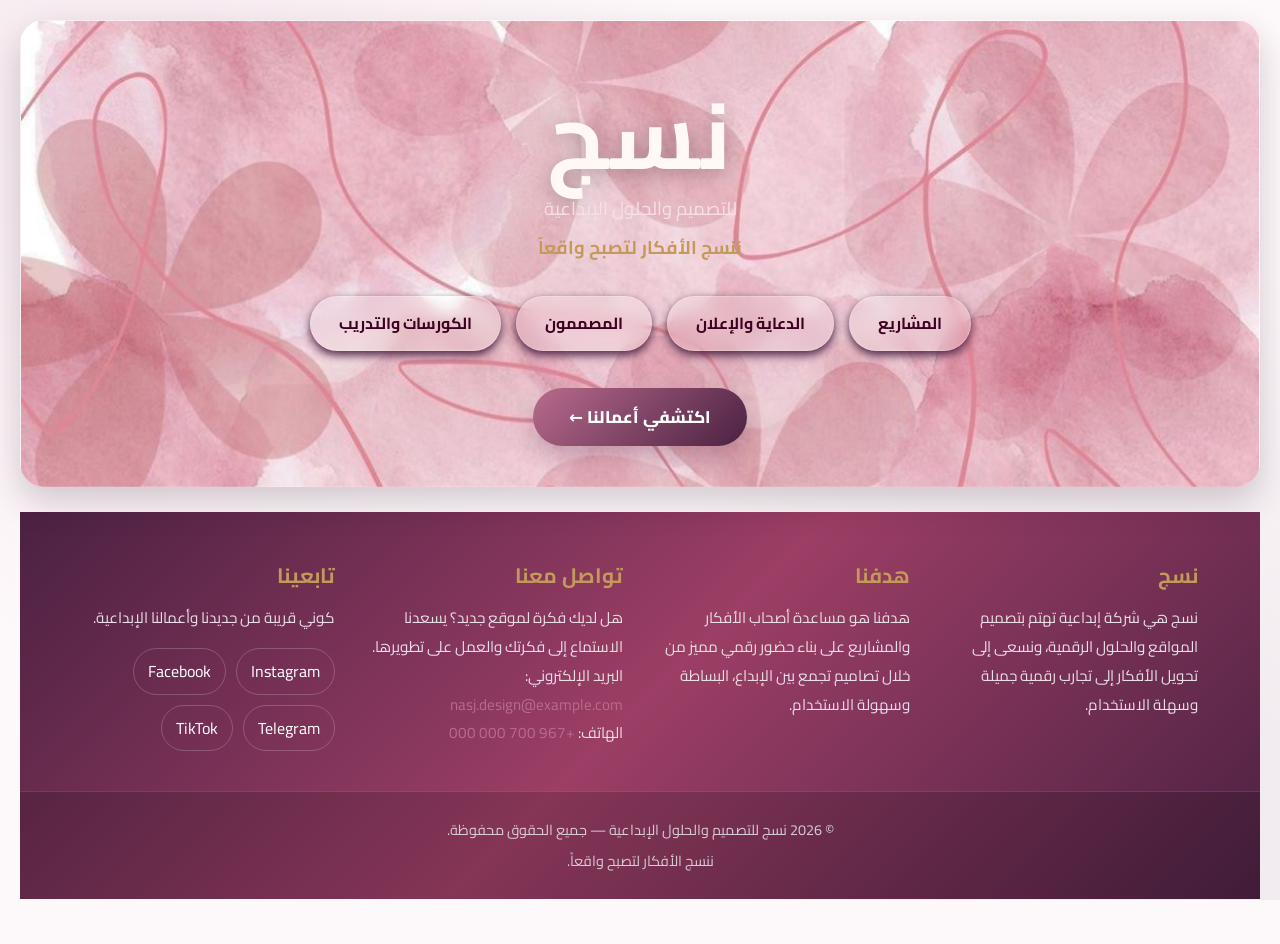
<file: web_project/start.html>
<!DOCTYPE html> 
<html lang="ar" dir="rtl"> 

<head> 

  <meta charset="UTF-8"> 

  <meta name="viewport" content="width=device-width, initial-scale=1.0"> 

  <meta name="description" content="نسج للتصميم والحلول الإبداعية"> 

  <title>نسج | للتصميم والحلول الإبداعية</title> 

  <link rel="stylesheet" href="style.css"> 

  <script src="script.js" defer></script>

</head> 


<body> 


  <header id="main-header"> 

    <div class="logo"> 

      <h1>نسج</h1> 

      <p>للتصميم والحلول الإبداعية</p> 

      <p>ننسج الأفكار لتصبح واقعاً</p> 

    </div> 


    <nav id="main-navigation" aria-label="القائمة الرئيسية"> 

      <ul> 

        <li>
          <a href="main.html">المشاريع</a>
        </li> 

        <li>
          <a href="اعلان.html">الدعاية والإعلان</a>
        </li> 

        <li>
          <a href="cv.html">المصممون</a>
        </li> 

        <li>
          <a href="a.html">الكورسات والتدريب</a>
        </li> 

      </ul> 

    </nav> 


    <a href="main.html" class="ve">
      اكتشفي أعمالنا ←
    </a> 

  </header> 



  <!-- =========================
       الفوتر
       ========================= -->

  <footer id="main-footer">


    <div class="footer-container">


      <!-- نبذة عن نسج -->

      <div class="footer-column">

        <h3>نسج</h3>

        <p>
          نسج هي شركة إبداعية تهتم بتصميم المواقع والحلول
          الرقمية، ونسعى إلى تحويل الأفكار إلى تجارب رقمية
          جميلة وسهلة الاستخدام.
        </p>

      </div>



      <!-- هدف المشروع -->

      <div class="footer-column">

        <h3>هدفنا</h3>

        <p>
          هدفنا هو مساعدة أصحاب الأفكار والمشاريع على بناء
          حضور رقمي مميز من خلال تصاميم تجمع بين الإبداع،
          البساطة وسهولة الاستخدام.
        </p>

      </div>



      <!-- التواصل -->

      <div class="footer-column">

        <h3>تواصل معنا</h3>

        <p>
          هل لديك فكرة لموقع جديد؟
          يسعدنا الاستماع إلى فكرتك والعمل على تطويرها.
        </p>

        <p>
          البريد الإلكتروني:
          <a href="mailto:nasj.design@example.com">
            nasj.design@example.com
          </a>
        </p>

        <p>
          الهاتف:
          <a href="tel:+967700000000">
            +967 700 000 000
          </a>
        </p>

      </div>



      <!-- مواقع التواصل الاجتماعي -->

      <div class="footer-column">

        <h3>تابعينا</h3>

        <p>
          كوني قريبة من جديدنا وأعمالنا الإبداعية.
        </p>


        <div class="social-links">

          <a href="#" target="_blank" rel="noopener">
            Instagram
          </a>

          <a href="#" target="_blank" rel="noopener">
            Facebook
          </a>

          <a href="#" target="_blank" rel="noopener">
            Telegram
          </a>

          <a href="#" target="_blank" rel="noopener">
            TikTok
          </a>

        </div>

      </div>


    </div>



    <!-- حقوق الموقع -->

    <div class="footer-bottom">

      <p>
        © 2026 نسج للتصميم والحلول الإبداعية — جميع الحقوق محفوظة.
      </p>

      <p>
        ننسج الأفكار لتصبح واقعاً.
      </p>

    </div>


  </footer>


</body> 

</html>
</file>
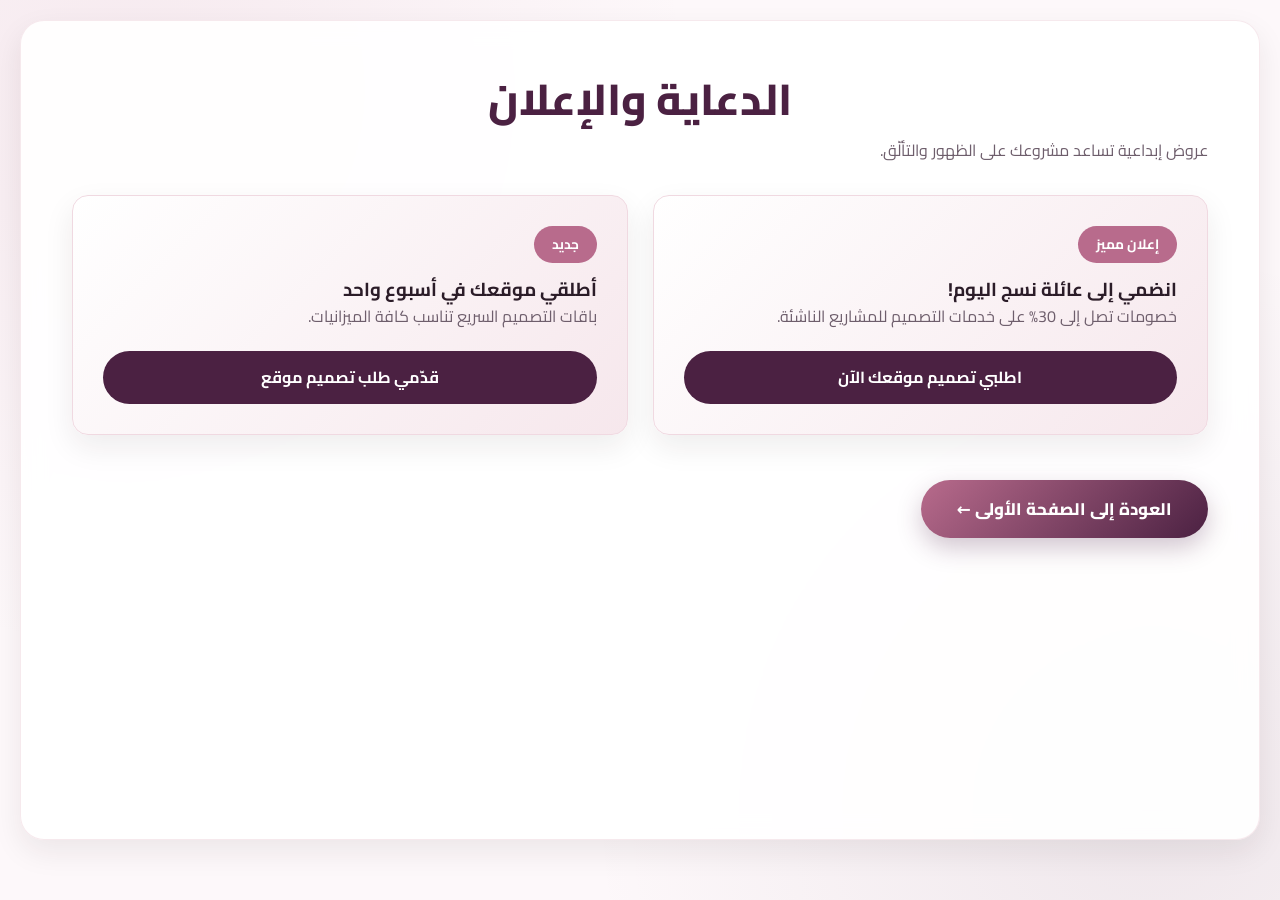
<file: web_project/اعلان.html>
<!DOCTYPE html>
<html lang="ar" dir="rtl">

<head>

    <meta charset="UTF-8">

    <meta name="viewport" content="width=device-width, initial-scale=1.0">

    <title>نسج | الدعاية والإعلان</title>

    <link rel="stylesheet" href="style.css">

    <script src="script.js" defer></script>

</head>


<body>


    <section id="ads-section">


        <h2>
            الدعاية والإعلان
        </h2>


        <p>
            عروض إبداعية تساعد مشروعك على الظهور والتألّق.
        </p>



        <div class="ads-container">


            <!-- الإعلان الأول -->

            <article class="ad-card">

                <span class="ad-badge">
                    إعلان مميز
                </span>

                <h3>
                    انضمي إلى عائلة نسج اليوم!
                </h3>

                <p>
                    خصومات تصل إلى 30% على خدمات التصميم
                    للمشاريع الناشئة.
                </p>

                <a href="request.html" class="ad-link">
                    اطلبي تصميم موقعك الآن
                </a>

            </article>



            <!-- الإعلان الثاني -->

            <article class="ad-card">

                <span class="ad-badge">
                    جديد
                </span>

                <h3>
                    أطلقي موقعك في أسبوع واحد
                </h3>

                <p>
                    باقات التصميم السريع تناسب كافة الميزانيات.
                </p>

                <a href="request.html" class="ad-link">
                    قدّمي طلب تصميم موقع
                </a>

            </article>


        </div>



        <!-- العودة للرئيسية -->

        <a href="start.html" class="ve">
            العودة إلى الصفحة الأولى ←
        </a>


    </section>


</body>

</html>
</file>
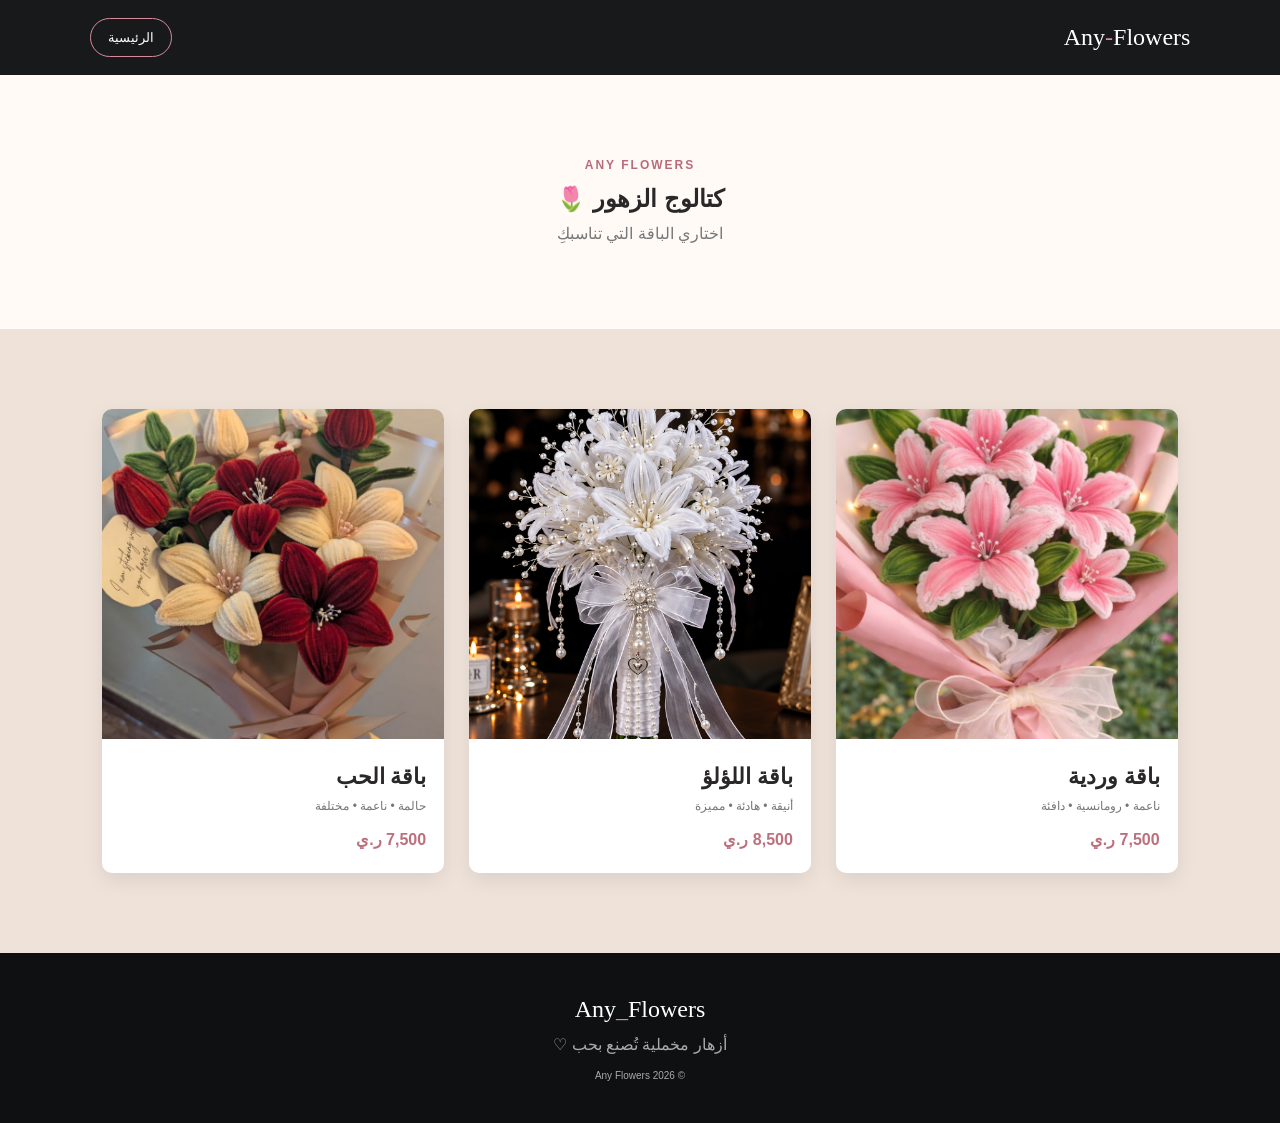
<file: web_project/bayan/catalog.html>
<!DOCTYPE html>
<html lang="ar" dir="rtl">

<head>
    <meta charset="UTF-8">
    <meta name="viewport" content="width=device-width, initial-scale=1.0">

    <title>كتالوج Any Flowers</title>

    <link rel="stylesheet" href="flower.css">
</head>

<body>

    <header class="header">

        <a href="flowers.html" class="logo">
            Any<span>-</span>Flowers
        </a>

        <a href="flowers.html" class="top-button">
            الرئيسية
        </a>

    </header>


    <main>

        <section class="intro">

            <p class="small-title">
                ANY FLOWERS
            </p>

            <h1>
                كتالوج الزهور 🌷
            </h1>

            <p>
                اختاري الباقة التي تناسبكِ
            </p>

        </section>


        <section class="products-section">

            <div class="products">

                <article class="product-card">

                    <img src="bink.jpg"
                         alt="باقة وردية">

                    <div class="product-info">

                        <h3>باقة وردية</h3>

                        <p>
                            ناعمة • رومانسية • دافئة
                        </p>

                        <strong>
                            7,500 ر.ي
                        </strong>

                    </div>

                </article>


                <article class="product-card">

                    <img src="white.png"
                         alt="باقة اللؤلؤ">

                    <div class="product-info">

                        <h3>باقة اللؤلؤ</h3>

                        <p>
                            أنيقة • هادئة • مميزة
                        </p>

                        <strong>
                            8,500 ر.ي
                        </strong>

                    </div>

                </article>


                <article class="product-card">

                    <img src="red.jpg"
                         alt="باقة الحب">

                    <div class="product-info">

                        <h3>باقة الحب</h3>

                        <p>
                            حالمة • ناعمة • مختلفة
                        </p>

                        <strong>
                            7,500 ر.ي
                        </strong>

                    </div>

                </article>

            </div>

        </section>

    </main>


    <footer class="footer">

        <div class="footer-logo">
            Any<span>_</span>Flowers
        </div>

        <p>
            أزهار مخملية تُصنع بحب ♡
        </p>

        <small>
            © 2026 Any Flowers
        </small>

    </footer>

</body>

</html>
</file>
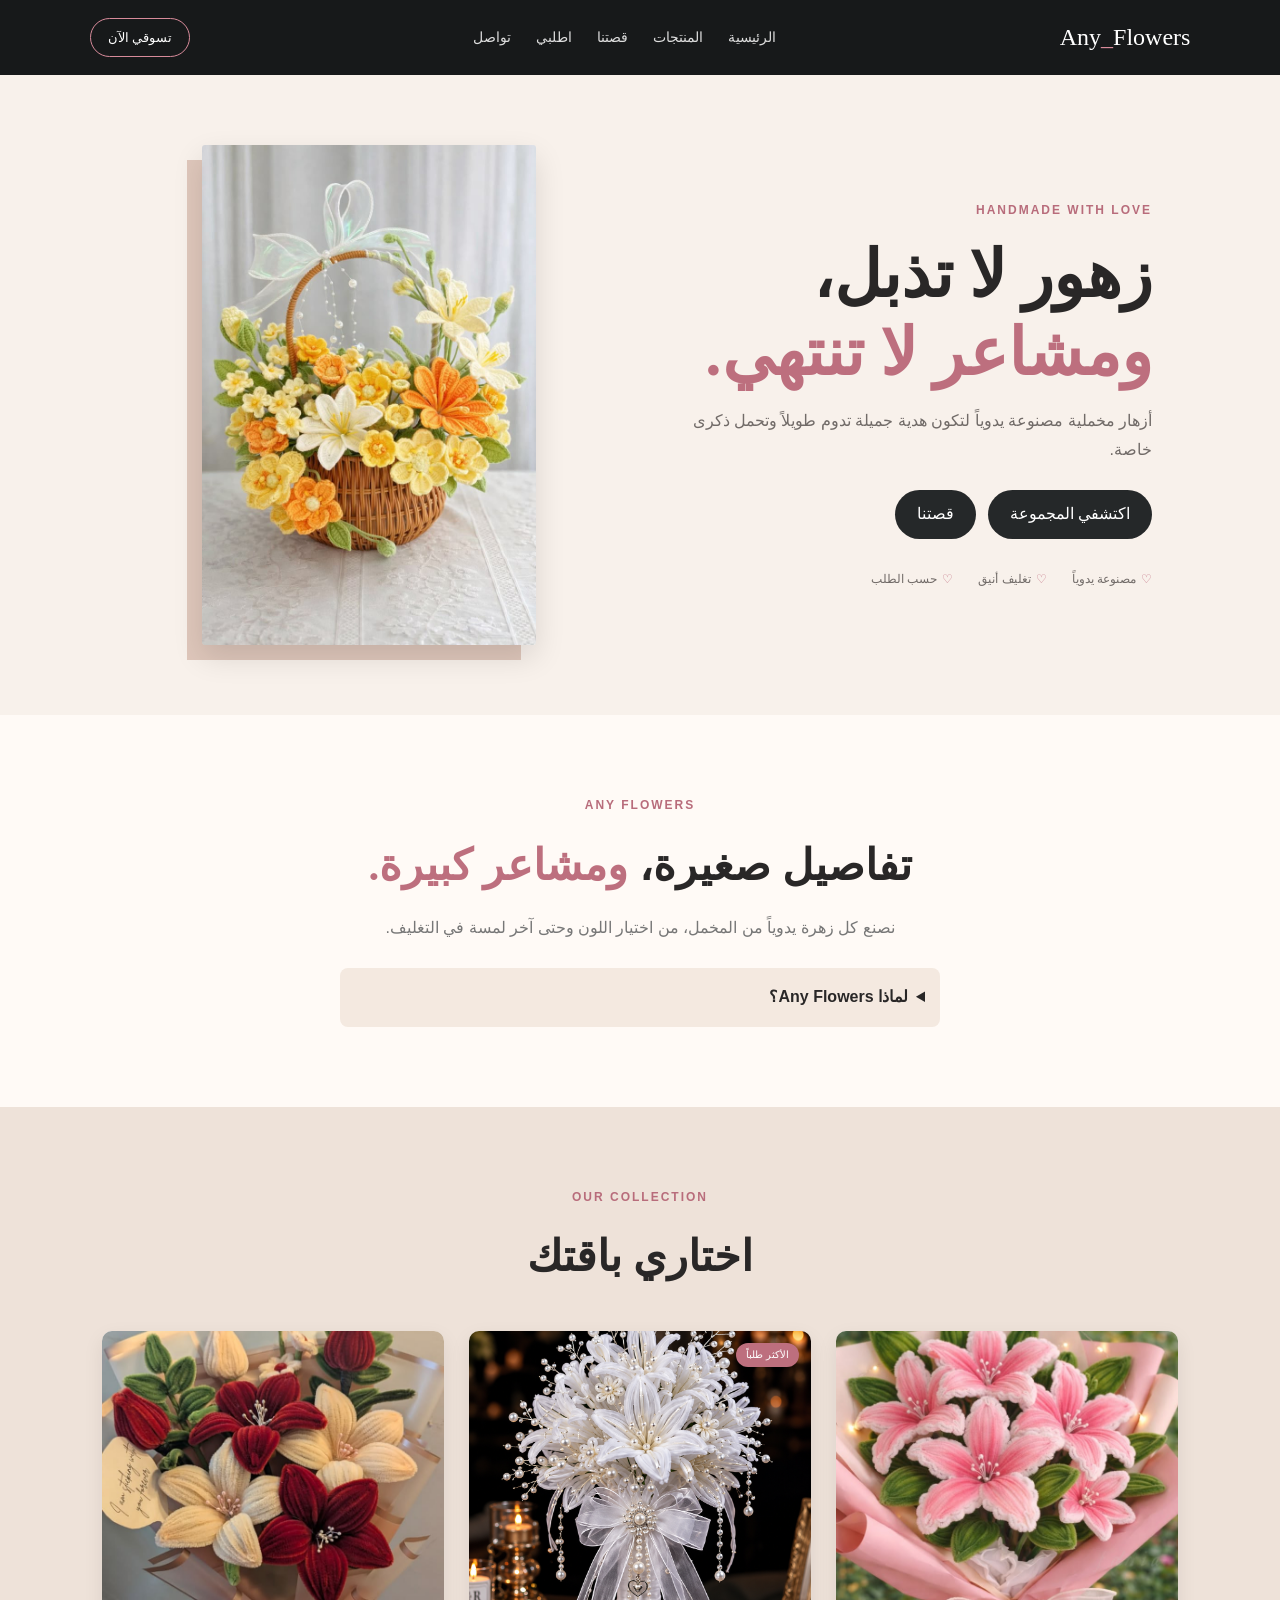
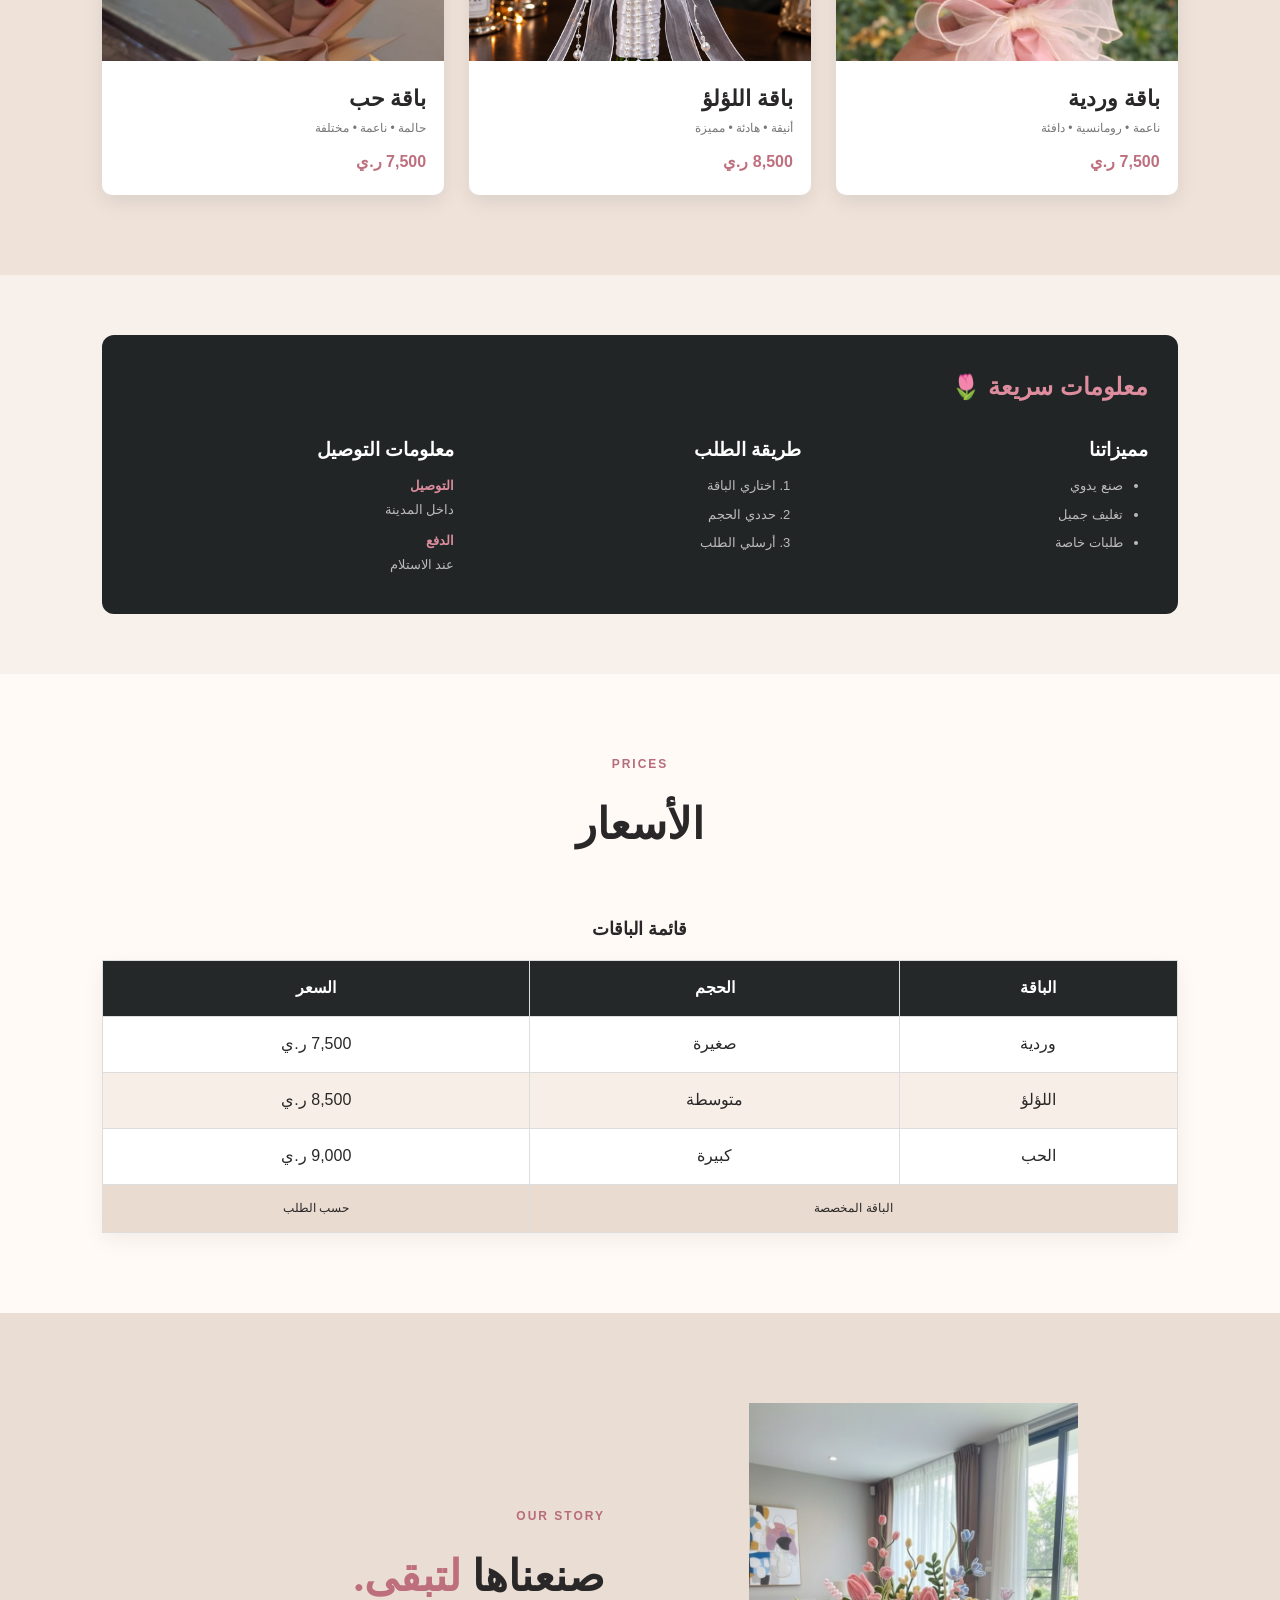
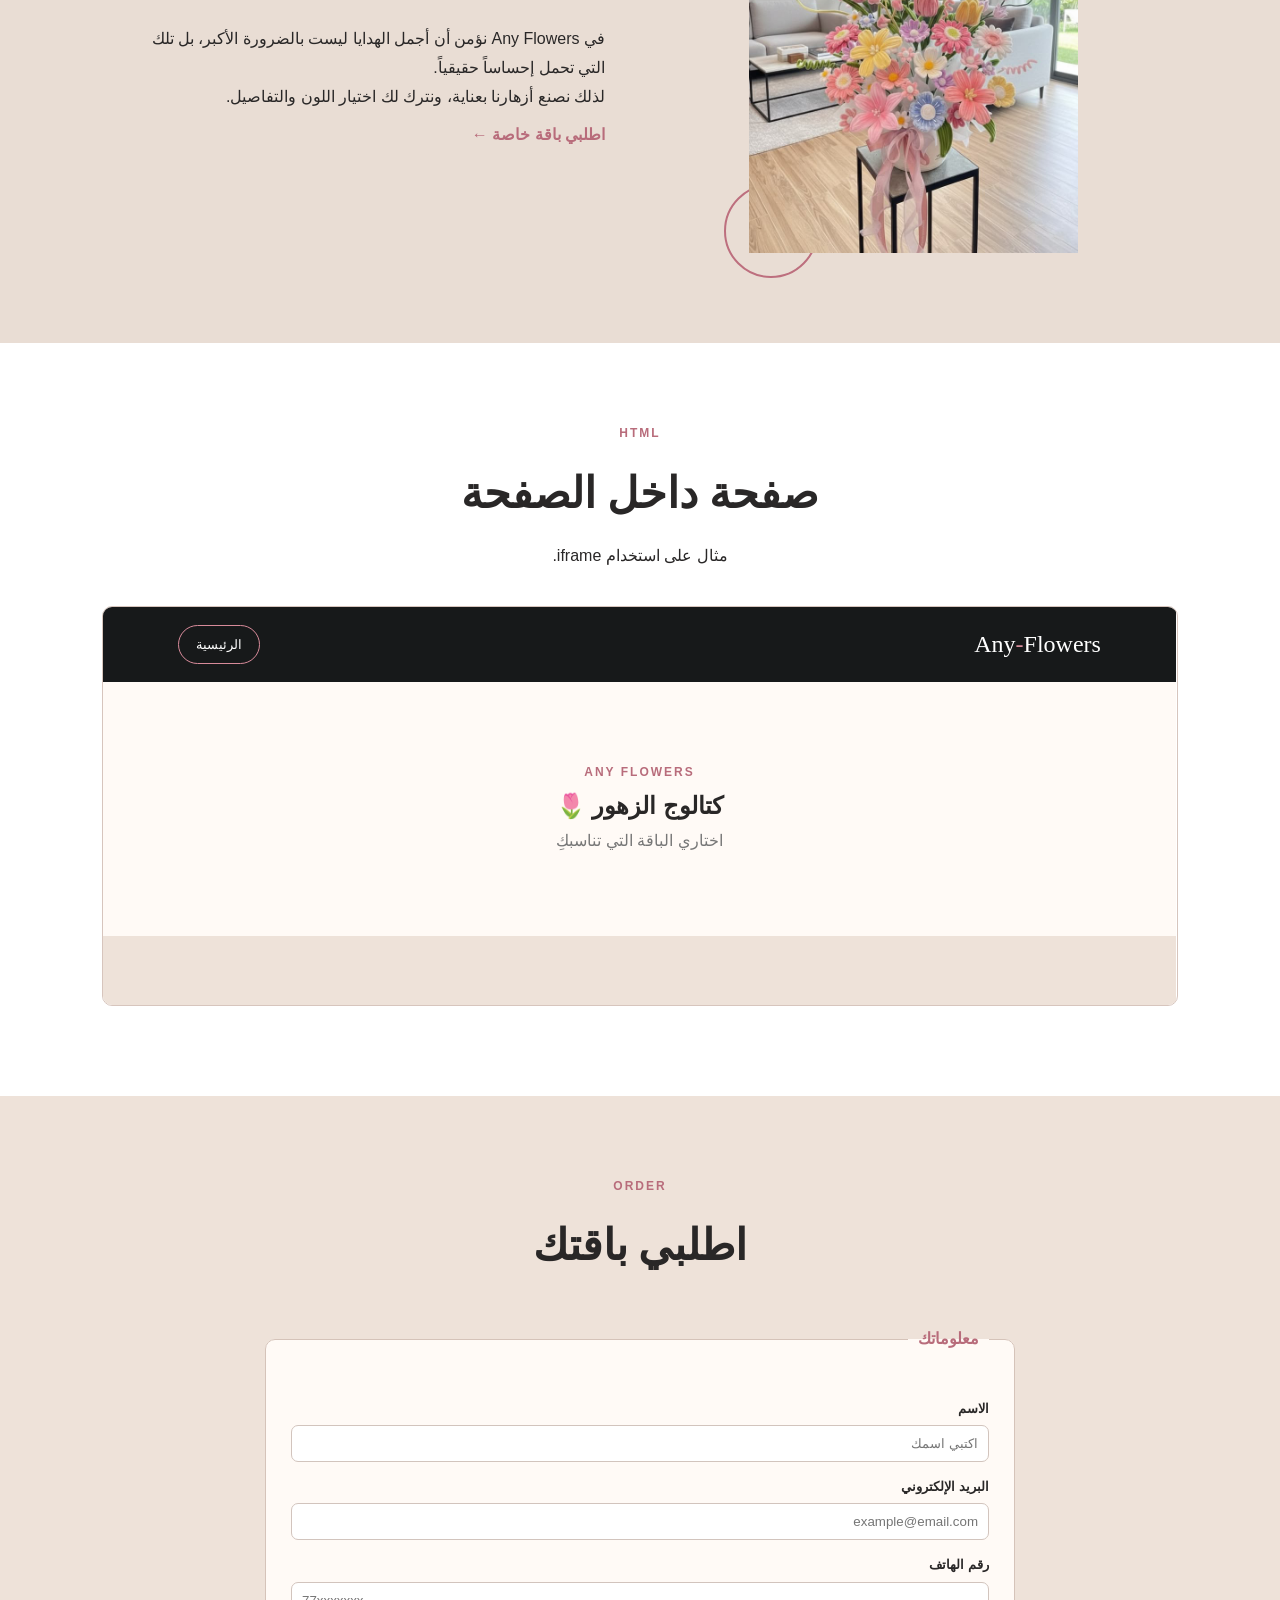
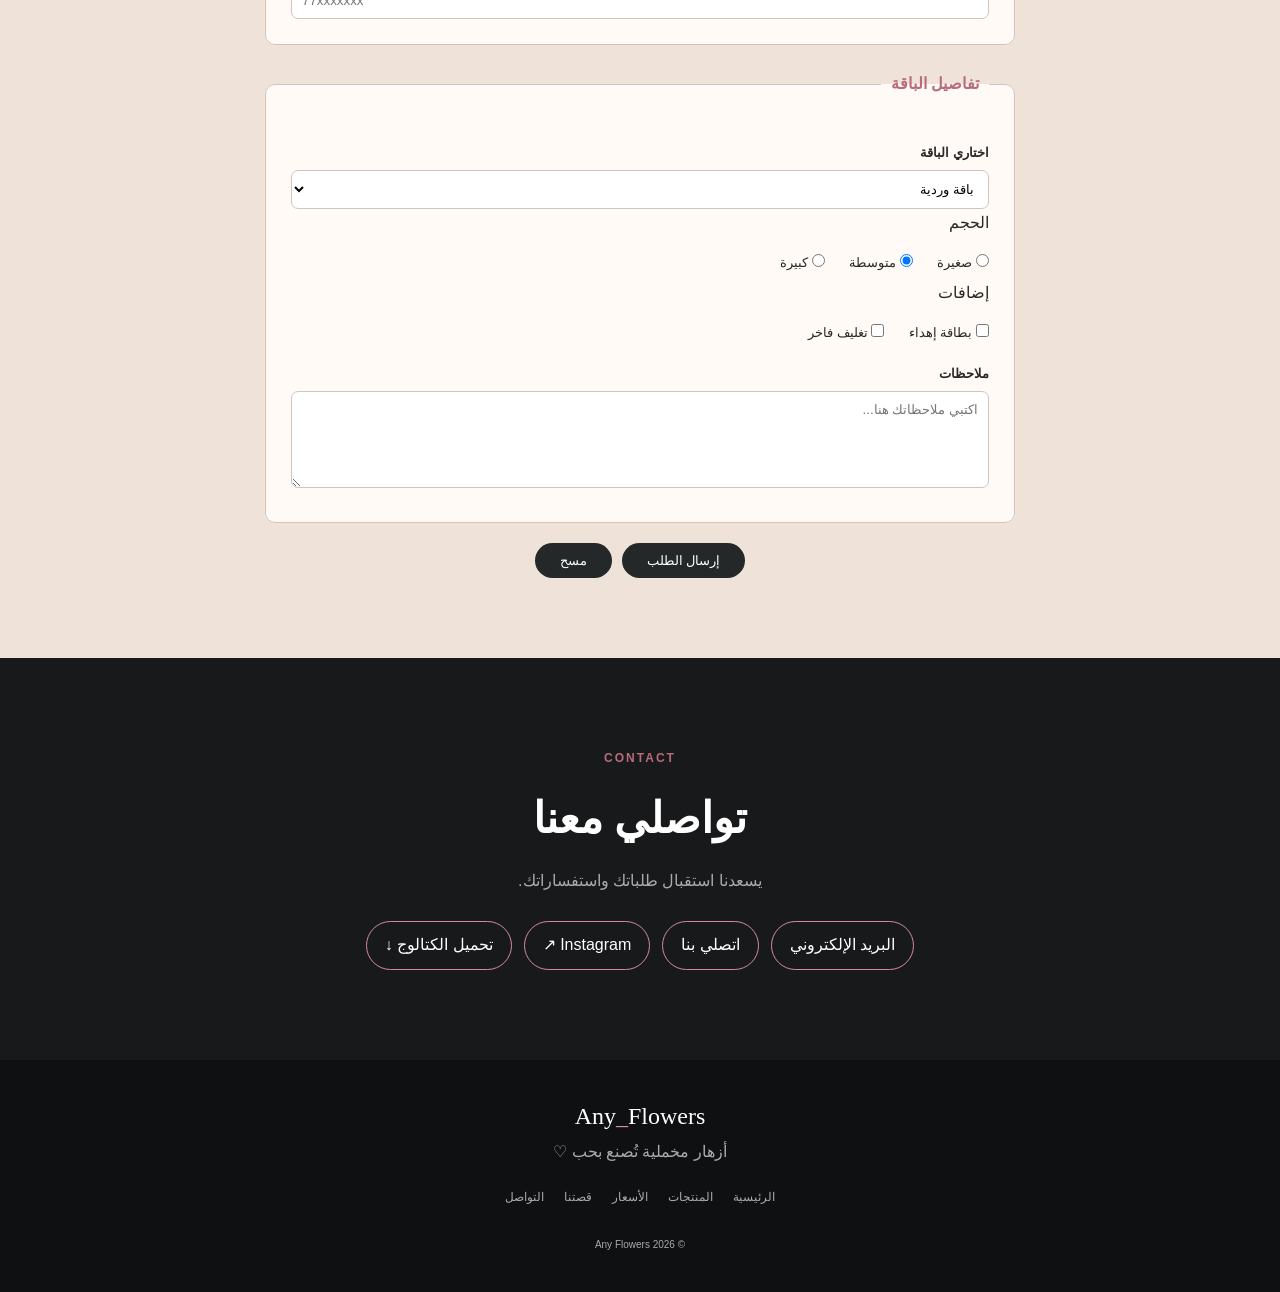
<file: web_project/bayan/flowers.html>
<!DOCTYPE html>
<html lang="ar" dir="rtl">

<head>

    <meta charset="UTF-8">

    <meta name="viewport"
          content="width=device-width, initial-scale=1.0">

    <title>Any Flowers</title>

    <!-- ملف CSS منفصل -->
    <link rel="stylesheet" href="flower.css">

</head>


<body>


<!-- ==================================================
     HEADER
================================================== -->

<header class="header">

    <a href="#home" class="logo">
        Any<span>_</span>Flowers
    </a>


    <!-- القائمة الرئيسية -->

    <nav class="navbar">

        <ul>

            <li>
                <a href="#home">الرئيسية</a>
            </li>

            <li>
                <a href="#products">المنتجات</a>
            </li>

            <li>
                <a href="#about">قصتنا</a>
            </li>

            <li>
                <a href="#order">اطلبي</a>
            </li>

            <li>
                <a href="#contact">تواصل</a>
            </li>

        </ul>

    </nav>


    <a href="#products" class="top-button">
        تسوقي الآن
    </a>

</header>



<!-- ==================================================
     MAIN
================================================== -->

<main>


<!-- ==================================================
     HERO
================================================== -->

<section class="hero" id="home">


    <div class="hero-text">

        <p class="small-title">
            HANDMADE WITH LOVE
        </p>


        <h1>

            زهور لا تذبل،

            <span>
                ومشاعر لا تنتهي.
            </span>

        </h1>


        <p>

            أزهار مخملية مصنوعة يدوياً
            لتكون هدية جميلة تدوم طويلاً
            وتحمل ذكرى خاصة.

        </p>


        <div class="buttons">

            <a href="#products" class="button">
                اكتشفي المجموعة
            </a>

            <a href="#about" class="button second">
                قصتنا
            </a>

        </div>


        <!-- قائمة غير مرتبة -->

        <ul class="features">

            <li>مصنوعة يدوياً</li>

            <li>تغليف أنيق</li>

            <li>حسب الطلب</li>

        </ul>

    </div>



    <div class="hero-image">

       
        <img
            src="orange.jpg"
            alt="باقة زهور برتقالية جميلة">

    </div>


</section>



<!-- ==================================================
     INTRO
================================================== -->

<section class="intro">

    <p class="small-title">
        ANY FLOWERS
    </p>


    <h2>

        تفاصيل صغيرة،
        <span>ومشاعر كبيرة.</span>

    </h2>


    <p>

        نصنع كل زهرة يدوياً من المخمل،
        من اختيار اللون وحتى آخر لمسة
        في التغليف.

    </p>


    <details>

        <summary>
            لماذا Any Flowers؟
        </summary>

        <p>

            لأن كل باقة نصنعها بعناية ويمكن
            اختيار اللون والحجم والتغليف.

        </p>

    </details>

</section>



<!-- ==================================================
     PRODUCTS
================================================== -->

<section class="products-section"
         id="products">


    <div class="section-title">

        <p class="small-title">
            OUR COLLECTION
        </p>

        <h2>
            اختاري باقتك
        </h2>

    </div>



    <div class="products">


        <!-- ================= PRODUCT 1 ================= -->

        <article class="product-card">

          
            <img
                src="bink.jpg"
                alt="باقة وردية من الزهور المخملية">


            <div class="product-info">

                <h3>
                    باقة وردية
                </h3>

                <p>
                    ناعمة • رومانسية • دافئة
                </p>

                <strong>
                    7,500 ر.ي
                </strong>

            </div>

        </article>



        <!-- ================= PRODUCT 2 ================= -->

        <article class="product-card popular-card">

            <span class="popular">
                الأكثر طلباً
            </span>


         

            <img
                src="white.png"
                alt="باقة زهور بيضاء وأنيقة">


            <div class="product-info">

                <h3>
                    باقة اللؤلؤ
                </h3>

                <p>
                    أنيقة • هادئة • مميزة
                </p>

                <strong>
                    8,500 ر.ي
                </strong>

            </div>

        </article>



        <!-- ================= PRODUCT 3 ================= -->

        <article class="product-card">

            <!--
            صورة خارجية:
            الشكل المطلوب: زهور بنفسجية أو لافندر.
            alt: باقة زهور بنفسجية.
            -->

            <img
                src="red.jpg"
                alt="باقة الحب">


            <div class="product-info">

                <h3>
                    باقة حب 
                </h3>

                <p>
                    حالمة • ناعمة • مختلفة
                </p>

                <strong>
                    7,500 ر.ي
                </strong>

            </div>

        </article>


    </div>

</section>



<!-- ==================================================
     ASIDE
================================================== -->

<aside class="aside">

    <h2>
        معلومات سريعة 🌷
    </h2>


    <!-- Unordered List -->
    <div>
      <h3>
        مميزاتنا
      </h3>

      <ul>

        <li>صنع يدوي</li>

        <li>تغليف جميل</li>

        <li>طلبات خاصة</li>

      </ul>
   </div> 

    <!-- Ordered List -->
    <div>
      <h3>
        طريقة الطلب
      </h3>

      <ol>

        <li>اختاري الباقة</li>

        <li>حددي الحجم</li>

        <li>أرسلي الطلب</li>

      </ol>
    </div>

    <!-- Description List -->
    <div>
      <h3>
        معلومات التوصيل
      </h3>

      <dl>

        <dt>التوصيل</dt>

        <dd>داخل المدينة</dd>


        <dt>الدفع</dt>

        <dd>عند الاستلام</dd>

      </dl>
    </div>

</aside>



<!-- ==================================================
     TABLE
================================================== -->

<section class="table-section"
         id="prices">


    <div class="section-title">

        <p class="small-title">
            PRICES
        </p>

        <h2>
            الأسعار
        </h2>

    </div>


    <table>

        <caption>
            قائمة الباقات
        </caption>


        <thead>

            <tr>

                <th>الباقة</th>

                <th>الحجم</th>

                <th>السعر</th>

            </tr>

        </thead>


        <tbody>

            <tr>

                <td>وردية</td>

                <td>صغيرة</td>

                <td>7,500 ر.ي</td>

            </tr>


            <tr>

                <td>اللؤلؤ</td>

                <td>متوسطة</td>

                <td>8,500 ر.ي</td>

            </tr>


            <tr>

                <td>الحب</td>

                <td>كبيرة</td>

                <td>9,000 ر.ي</td>

            </tr>

        </tbody>


        <tfoot>

            <tr>

                <td colspan="2">
                    الباقة المخصصة
                </td>

                <td>
                    حسب الطلب
                </td>

            </tr>

        </tfoot>

    </table>

</section>



<!-- ==================================================
     ABOUT
================================================== -->

<section class="about"
         id="about">


    <div class="about-image">

      

        <img
            src="story.jpg"
            alt="مجموعة من الزهور الملونة">

    </div>


    <div class="about-text">

        <p class="small-title">
            OUR STORY
        </p>


        <h2>

            صنعناها
            <span>لتبقى.</span>

        </h2>


        <p>

            في Any Flowers نؤمن أن أجمل الهدايا
            ليست بالضرورة الأكبر، بل تلك التي
            تحمل إحساساً حقيقياً.

        </p>


        <p>

            لذلك نصنع أزهارنا بعناية،
            ونترك لك اختيار اللون والتفاصيل.

        </p>


        <!-- رابط داخلي -->

        <a href="#order" class="text-link">
            اطلبي باقة خاصة ←
        </a>

    </div>

</section>



<!-- ==================================================
     IFRAME
================================================== -->

<section class="inside-section">

    <div class="section-title">

        <p class="small-title">
            HTML
        </p>

        <h2>
            صفحة داخل الصفحة
        </h2>

        <p>
            مثال على استخدام iframe.
        </p>

    </div>


    <iframe
        src="catalog.html"
        title="صفحة Any Flowers داخل الصفحة">
    </iframe>

</section>



<!-- ==================================================
     FORM
================================================== -->

<section class="order"
         id="order">


    <div class="section-title">

        <p class="small-title">
            ORDER
        </p>

        <h2>
            اطلبي باقتك
        </h2>

    </div>


    <form>


        <fieldset>

            <legend>
                معلوماتك
            </legend>


            <label for="name">
                الاسم
            </label>

            <input
                type="text"
                id="name"
                name="name"
                placeholder="اكتبي اسمك"
                required>


            <label for="email">
                البريد الإلكتروني
            </label>

            <input
                type="email"
                id="email"
                name="email"
                placeholder="example@email.com">


            <label for="phone">
                رقم الهاتف
            </label>

            <input
                type="tel"
                id="phone"
                name="phone"
                placeholder="77xxxxxxx">

        </fieldset>



        <fieldset>

            <legend>
                تفاصيل الباقة
            </legend>


            <label for="flower">
                اختاري الباقة
            </label>


            <select id="flower"
                    name="flower">

                <option>
                    باقة وردية
                </option>

                <option>
                    باقة اللؤلؤ
                </option>

                <option>
                    باقة لافندر
                </option>

                <option>
                    باقة مخصصة
                </option>

            </select>



            <p>
                الحجم
            </p>


            <label class="inline">

                <input
                    type="radio"
                    name="size"
                    value="small">

                صغيرة

            </label>


            <label class="inline">

                <input
                    type="radio"
                    name="size"
                    value="medium"
                    checked>

                متوسطة

            </label>


            <label class="inline">

                <input
                    type="radio"
                    name="size"
                    value="large">

                كبيرة

            </label>



            <p>
                إضافات
            </p>


            <label class="inline">

                <input
                    type="checkbox"
                    name="card">

                بطاقة إهداء

            </label>


            <label class="inline">

                <input
                    type="checkbox"
                    name="wrap">

                تغليف فاخر

            </label>



            <label for="message">
                ملاحظات
            </label>

            <textarea
                id="message"
                name="message"
                rows="5"
                placeholder="اكتبي ملاحظاتك هنا..."></textarea>


        </fieldset>


        <div class="form-buttons">

            <button type="submit">
                إرسال الطلب
            </button>

            <button type="reset">
                مسح
            </button>

        </div>


    </form>

</section>



<!-- ==================================================
     CONTACT
================================================== -->

<section class="contact"
         id="contact">


    <p class="small-title">
        CONTACT
    </p>


    <h2>
        تواصلي معنا
    </h2>


    <p>
        يسعدنا استقبال طلباتك واستفساراتك.
    </p>


    <div class="contact-links">


        <!-- رابط بريد إلكتروني -->

        <a href="mailto:any.flowers@example.com">
            البريد الإلكتروني
        </a>


        <!-- رابط هاتف -->

        <a href="tel:+967700000000">
            اتصلي بنا
        </a>


        <!-- رابط خارجي -->

        <a href="https://www.instagram.com/"
           target="_blank">

            Instagram ↗

        </a>


        <!-- رابط تحميل -->

        <a href="catalog.html"
           download>

            تحميل الكتالوج ↓

        </a>

    </div>

</section>


</main>



<!-- ==================================================
     FOOTER
================================================== -->

<footer class="footer">


    <div class="footer-logo">

        Any<span>_</span>Flowers

    </div>


    <p>
        أزهار مخملية تُصنع بحب ♡
    </p>


    <nav>

        <a href="#home">
            الرئيسية
        </a>

        <a href="#products">
            المنتجات
        </a>

        <a href="#prices">
            الأسعار
        </a>

        <a href="#about">
            قصتنا
        </a>

        <a href="#contact">
            التواصل
        </a>

    </nav>


    <small>
        © 2026 Any Flowers
    </small>

</footer>


</body>

</html>
</file>
<file: web_project/style.css>
/* =========================================================
   1. استيراد الخطوط
   ========================================================= */

@import url('https://fonts.googleapis.com/css2?family=Cairo:wght@400;600;700;800;900&family=Playfair+Display:wght@600;700&display=swap');


/* =========================================================
   2. المتغيرات العامة
   ========================================================= */

:root {
  --plum-dark: #2a1327;
  --plum-main: #4b2142;
  --plum-light: #6a345e;

  --rose-accent: #b86b8c;
  --rose-soft: #f6e7ec;

  --cream-bg: #fdf8fa;
  --gold: #c49a5a;

  --text-dark: #2b1c28;
  --text-muted: #6e5e6c;

  --white: #ffffff;

  --shadow-main: 0 12px 30px rgba(33, 20, 30, 0.08);
  --shadow-hover: 0 20px 40px rgba(75, 33, 66, 0.16);

  --radius-xl: 24px;
  --radius-lg: 16px;
  --radius-pill: 50px;

  --transition: all 0.3s cubic-bezier(0.4, 0, 0.2, 1);
}


/* =========================================================
   3. الإعدادات العامة
   ========================================================= */

*,
*::before,
*::after {
  box-sizing: border-box;
  margin: 0;
  padding: 0;
}

html,
body {
  width: 100%;
  min-height: 100vh;
}

body {
  font-family: 'Cairo', system-ui, sans-serif;
  background-color: var(--cream-bg);

  background-image:
    radial-gradient(
      circle at 10% 10%,
      rgba(184, 107, 140, 0.1) 0%,
      transparent 40%
    ),
    radial-gradient(
      circle at 90% 90%,
      rgba(75, 33, 66, 0.08) 0%,
      transparent 40%
    );

  background-attachment: fixed;
  color: var(--text-dark);
  line-height: 1.8;
  padding: 20px;
}

h1,
h2,
h3 {
  line-height: 1.3;
}

h2 {
  color: var(--plum-main);
  font-size: clamp(2rem, 3.5vw, 2.7rem);
  font-weight: 800;
  text-align: center;
  margin-bottom: 0.5rem;
}

p {
  color: var(--text-muted);
}

a {
  color: inherit;
  text-decoration: none;
}


/* =========================================================
   4. الهيكل الرئيسي للأقسام
   ========================================================= */

#main-header,
main,
#cv-section,
#courses-section,
#ads-section,
#main-footer {
  width: 100% !important;
  max-width: 100% !important;
  margin: 0 0 25px 0 !important;
}


/* =========================================================
   5. الهيدر
   ========================================================= */

#main-header {
  position: relative;
  z-index: 10;

  padding: 50px 40px 40px;

  background: linear-gradient(
    135deg,
    var(--plum-dark) 0%,
    var(--plum-main) 60%,
    var(--plum-light) 100%
  );

  background-image: url("img1.jpg");
  background-repeat: no-repeat;
  background-size: cover;

  color: var(--white);
  border-radius: var(--radius-xl);
  box-shadow: 0 15px 35px rgba(45, 21, 41, 0.2);

  text-align: center;
  overflow: hidden;

  border: 1px solid rgba(255, 255, 255, 0.12);
}

.logo h1 {
  font-family: 'Playfair Display', 'Cairo', serif;
  font-size: clamp(3.5rem, 8vw, 5.8rem);
  color: #fff8f5;
  letter-spacing: 3px;
  text-shadow: 0 4px 20px rgba(0, 0, 0, 0.25);
}

.logo p {
  color: #f7dfe8;
  font-size: 1.15rem;
}

.logo p:last-child {
  color: var(--gold);
  font-weight: 700;
  margin-top: 6px;
}


/* =========================================================
   6. القائمة الرئيسية
   ========================================================= */

#main-navigation ul {
  list-style: none;

  display: flex;
  justify-content: center;
  flex-wrap: wrap;

  gap: 15px;
  margin: 32px 0 22px;
}

#main-navigation a {
  display: inline-flex;
  align-items: center;

  padding: 12px 28px;

  color: #3b011f;

  border-radius: var(--radius-pill);
  background: rgba(255, 255, 255, 0.12);
  border: 1px solid rgba(255, 255, 255, 0.22);

  font-weight: 700;
  font-size: 1rem;

  transition: var(--transition);

  backdrop-filter: blur(8px);

  box-shadow: 0 4px 10px #4b2142;
}

#main-navigation a:hover {
  background: var(--white);
  color: var(--plum-main);

  transform: translateY(-3px);

  box-shadow: 0 8px 20px rgba(0, 0, 0, 0.15);
}


/* =========================================================
   7. الأزرار العامة
   ========================================================= */

.ve {
  display: inline-flex;
  align-items: center;
  justify-content: center;

  padding: 14px 36px;

  background: linear-gradient(
    135deg,
    var(--rose-accent),
    var(--plum-main)
  );

  color: var(--white) !important;

  font-weight: 800;
  font-size: 1.05rem;

  border-radius: var(--radius-pill);

  box-shadow: 0 10px 25px rgba(75, 33, 66, 0.25);

  transition: var(--transition);

  margin-top: 15px;
}

.ve:hover {
  transform: translateY(-3px);
  box-shadow: 0 15px 30px rgba(75, 33, 66, 0.35);
}


/* =========================================================
   8. زر العودة
   ========================================================= */

.back-bar {
  display: flex;
  justify-content: flex-start;
  margin-bottom: 20px;
}

.back-home-link {
  display: inline-flex;
  align-items: center;

  gap: 8px;
  padding: 10px 22px;

  background: var(--plum-main);
  color: var(--white) !important;

  font-weight: 700;
  font-size: 0.95rem;

  border-radius: var(--radius-pill);

  box-shadow: 0 15px 30px rgba(75, 33, 66, 0.25);

  transition: var(--transition);
}

.back-home-link:hover {
  background: var(--plum-dark);
  transform: translateX(4px);
}


/* =========================================================
   9. الأقسام الرئيسية
   ========================================================= */

main,
#cv-section,
#courses-section,
#ads-section {
  position: relative;
  z-index: 1;

  padding: clamp(30px, 4vw, 55px);

  background: rgba(255, 255, 255, 0.92);
  backdrop-filter: blur(12px);

  border: 1px solid rgba(246, 231, 236, 0.9);
  border-radius: var(--radius-xl);

  box-shadow: var(--shadow-main);

  min-height: calc(100vh - 80px);
}


/* =========================================================
   10. السيرة الذاتية
   ========================================================= */

.cv-grid {
  display: grid;

  grid-template-columns:
    repeat(auto-fit, minmax(320px, 1fr));

  gap: 30px;
  margin-top: 35px;
}

.cv-card {
  position: relative;

  background: var(--white);

  border-radius: var(--radius-lg);
  padding: 40px 25px 30px;

  text-align: center;

  border: 1px solid #f0d9e1;
  box-shadow: var(--shadow-main);

  transition: var(--transition);

  overflow: hidden;
}

.cv-card::before {
  content: '';

  position: absolute;

  top: 0;
  left: 0;
  right: 0;

  height: 100px;

  background: linear-gradient(
    135deg,
    var(--rose-soft),
    #e2c5d3
  );

  z-index: 0;
}

.cv-card:hover {
  transform: translateY(-8px);

  box-shadow: var(--shadow-hover);

  border-color: var(--rose-accent);
}

.cv-card img {
  position: relative;
  z-index: 1;

  display: block;

  width: 180px;
  height: 180px;

  object-fit: cover;

  margin: 0 auto 20px;

  border-radius: 50%;
  border: 6px solid var(--white);

  box-shadow: 0 10px 25px rgba(75, 33, 66, 0.18);

  transition: var(--transition);
}

.cv-card h3 {
  position: relative;
  z-index: 1;

  color: var(--plum-main);

  font-size: 1.45rem;

  margin-bottom: 6px;
}

.job-title {
  position: relative;
  z-index: 1;

  color: var(--rose-accent);

  font-weight: 700;
  font-size: 1rem;

  margin-bottom: 15px;
}

.skills {
  position: relative;
  z-index: 1;

  display: flex;
  align-items: center;
  justify-content: center;

  min-height: 60px;

  color: var(--text-muted);

  font-size: 0.95rem;

  background: var(--rose-soft);

  padding: 12px 16px;

  border-radius: var(--radius-lg);

  margin-bottom: 22px;
}

.download-cv {
  position: relative;
  z-index: 1;

  display: block;

  width: 100%;

  padding: 12px;

  color: var(--white) !important;
  background: var(--plum-main);

  border-radius: var(--radius-pill);

  font-weight: 700;
  font-size: 0.95rem;

  transition: var(--transition);
}

.download-cv:hover {
  background: var(--plum-dark);
}


/* =========================================================
   11. المشاريع
   ========================================================= */

.projects-list {
  display: flex;
  justify-content: center;
  flex-wrap: wrap;

  gap: 12px;

  list-style: none;

  margin: 25px 0;
}

.project-item {
  width: 100%;
  max-width: 900px;

  margin: 15px auto;
}

.project-item details {
  background: var(--white);

  border-radius: var(--radius-lg);

  box-shadow: var(--shadow-main);

  overflow: hidden;
}

.project-btn {
  display: block;

  width: 100%;

  cursor: pointer;

  padding: 18px 25px;

  background: none;
  border: none;

  color: var(--plum-main);

  font-family: inherit;
  font-size: 20px;
  font-weight: bold;

  text-align: right;

  transition: var(--transition);
}

.project-btn:hover {
  color: var(--rose-accent);
  background-color: var(--rose-soft);

  transform: translateX(-5px);
}

.project-info {
  padding: 25px;

  background: linear-gradient(
    135deg,
    #ffffff,
    #f9edf2
  );

  border-top: 1px solid #eee;
}

.project-info h3 {
  color: var(--plum-main);

  font-size: 1.6rem;

  margin-bottom: 10px;
}

.project-info p {
  color: var(--text-muted);
  line-height: 1.9;
}

.project-info h4 {
  color: var(--rose-accent);

  margin-top: 20px;
  margin-bottom: 5px;
}

.project-info iframe {
  width: 100%;
  height: 500px;

  border: none;
  border-radius: 15px;

  background-color: white;

  margin-top: 20px;

  box-shadow: 0 5px 20px rgba(0, 0, 0, 0.1);
}


/* =========================================================
   12. عرض المشاريع - احتياطي
   ========================================================= */

/*.projects-display {
  display: grid;

  width: 100%;

  gap: 25px;

  margin-top: 30px;

  text-align: right;
}

.project-detail {
  padding: 30px;

  border-radius: var(--radius-lg);

  background: linear-gradient(
    135deg,
    var(--white),
    #f9edf2
  );

  border-right: 6px solid var(--gold);

  box-shadow: var(--shadow-main);
}

.project-detail img {
  display: block;

  width: 100%;
  max-height: 450px;

  object-fit: cover;

  margin: 20px auto 0;

  border-radius: var(--radius-lg);
}*/
/* =========================================================
   13. iframe المشاريع - احتياطي
   ========================================================= */

/*#project-frame {
  display: none;

  width: 100%;
  height: 600px;

  border: none;
  border-radius: 15px;

  background-color: white;

  box-shadow: 0 5px 25px rgba(0, 0, 0, 0.15);
}*/


/* =========================================================
   14. روابط الكورسات
   ========================================================= */

/*.courses-links-list {
  list-style: none;

  display: grid;

  gap: 15px;

  margin: 25px 0;
}

.course-item a {
  display: flex;
  align-items: center;
  justify-content: space-between;

  padding: 20px 30px;

  color: var(--plum-main);

  font-weight: 700;

  background: var(--white);

  border: 1px solid #efd5df;
  border-radius: var(--radius-lg);

  transition: var(--transition);

  box-shadow: 0 5px 15px rgba(75, 33, 66, 0.05);
}

.course-item a::after {
  content: '←';

  color: var(--gold);

  font-size: 1.4rem;
}

.course-item a:hover {
  color: var(--white);

  background: var(--plum-main);

  transform: translateX(-8px);
}*/


/* =========================================================
   15. الإعلانات
   ========================================================= */

.ads-container {
  display: grid;

  grid-template-columns:
    repeat(auto-fit, minmax(320px, 1fr));

  gap: 25px;

  margin: 30px 0;
}

.ad-card {
  display: flex;
  flex-direction: column;
  justify-content: space-between;

  padding: 30px;

  background: linear-gradient(
    135deg,
    var(--white),
    var(--rose-soft)
  );

  border: 1px solid #f0d9e1;
  border-radius: var(--radius-lg);

  box-shadow: var(--shadow-main);
}

.ad-badge {
  display: inline-block;
  align-self: flex-start;

  padding: 6px 18px;

  color: var(--white);
  background: var(--rose-accent);

  border-radius: var(--radius-pill);

  font-size: 0.85rem;
  font-weight: 700;

  margin-bottom: 15px;
}

.ad-link {
  display: inline-block;

  text-align: center;

  padding: 12px 24px;

  color: var(--white) !important;
  background: var(--plum-main);

  border-radius: var(--radius-pill);

  font-weight: 700;

  transition: var(--transition);

  margin-top: 20px;
}


/* =========================================================
   16. نموذج طلب التصميم
   ========================================================= */

#request-section {
  width: 90%;
  max-width: 850px;

  margin: 40px auto;

  padding: 35px;

  background: var(--white);

  border-radius: var(--radius-xl);

  box-shadow: var(--shadow-main);
}

.request-form {
  margin-top: 30px;
}

.form-group {
  margin-bottom: 22px;
}

.form-group label {
  display: block;

  margin-bottom: 8px;

  color: var(--plum-main);

  font-weight: bold;
}

.form-group input,
.form-group select,
.form-group textarea {
  width: 100%;

  padding: 13px 15px;

  border: 1px solid #ddd;
  border-radius: var(--radius-lg);

  background-color: #fff;
  color: var(--text-dark);

  font-family: inherit;
  font-size: 16px;

  outline: none;

  transition: var(--transition);
}

.form-group input:focus,
.form-group select:focus,
.form-group textarea:focus {
  border-color: var(--rose-accent);

  box-shadow: 0 0 0 3px var(--rose-soft);
}

.form-group textarea {
  resize: vertical;
}

.form-submit {
  border: none;

  cursor: pointer;

  font-family: inherit;
  font-size: 17px;

  margin-top: 10px;
}


/* =========================================================
   17. قسم الكورسات
   ========================================================= */

#courses-section {
  width: 90%;
  max-width: 1200px;

  margin: 40px auto;

  text-align: center;
}

#courses-section h2 {
  color: var(--plum-main);

  font-size: 2.2rem;

  margin-bottom: 10px;
}

#courses-section > p {
  color: var(--text-muted);

  line-height: 1.8;

  margin-bottom: 30px;
}


/* =========================================================
   18. فلاتر الكورسات
   ========================================================= */

.interest-filters {
  display: flex;

  justify-content: center;
  flex-wrap: wrap;

  gap: 12px;

  margin: 25px 0 35px;
}

.filter-btn {
  border: 1px solid var(--rose-accent);

  background-color: var(--white);
  color: var(--plum-main);

  padding: 12px 22px;

  border-radius: var(--radius-pill);

  font-family: inherit;
  font-size: 15px;

  cursor: pointer;

  transition: var(--transition);
}

.filter-btn:hover {
  background-color: var(--rose-accent);

  color: var(--white);

  transform: translateY(-3px);
}


/* =========================================================
   19. شبكة الكورسات
   ========================================================= */

.courses-container {
  display: grid;

  grid-template-columns:
    repeat(3, minmax(0, 1fr));

  gap: 22px;

  margin-bottom: 40px;
}


/* =========================================================
   20. بطاقة الكورس
   ========================================================= */

.course-card {
  background-color: var(--white);

  border-radius: var(--radius-lg);

  box-shadow: var(--shadow-main);

  overflow: hidden;

  text-align: right;

  transition: var(--transition);
}

.course-card:hover {
  transform: translateY(-5px);

  box-shadow: var(--shadow-hover);
}


/* =========================================================
   21. عنوان الكورس
   ========================================================= */

.course-card summary {
  list-style: none;

  cursor: pointer;

  position: relative;

  padding: 22px;
  padding-left: 50px;

  color: var(--plum-main);

  font-size: 18px;
  font-weight: bold;

  line-height: 1.6;
}

.course-card summary::-webkit-details-marker {
  display: none;
}

.course-card summary::after {
  content: "+";

  position: absolute;

  left: 20px;
  top: 50%;

  transform: translateY(-50%);

  width: 28px;
  height: 28px;

  border-radius: 50%;

  background-color: var(--rose-soft);
  color: var(--rose-accent);

  display: flex;
  align-items: center;
  justify-content: center;

  font-size: 20px;

  transition: var(--transition);
}

.course-card details[open] summary {
  background-color: var(--rose-soft);

  color: var(--rose-accent);
}

.course-card details[open] summary::after {
  content: "−";

  background-color: var(--rose-accent);

  color: var(--white);

  transform: translateY(-50%) rotate(180deg);
}


/* =========================================================
   22. محتوى الكورس
   ========================================================= */

.course-content {
  padding: 22px;

  background: linear-gradient(
    135deg,
    #ffffff,
    #f9edf2
  );
}

.course-content h3 {
  color: var(--plum-main);

  font-size: 21px;

  margin-bottom: 12px;
}

.course-content p {
  color: var(--text-muted);

  line-height: 1.9;

  margin-bottom: 18px;
}


/* =========================================================
   23. معلومات الكورس
   ========================================================= */

.course-meta {
  display: flex;
  flex-wrap: wrap;

  gap: 8px;

  margin-bottom: 20px;
}

.course-meta span {
  background-color: var(--white);

  color: var(--plum-main);

  border: 1px solid #eadde5;

  padding: 7px 11px;

  border-radius: var(--radius-pill);

  font-size: 13px;
}


/* =========================================================
   24. فيديو الكورس
   ========================================================= */

.course-content iframe {
  width: 100%;
  height: 220px;

  border: none;

  border-radius: 14px;

  background-color: #eee;

  box-shadow:
    0 6px 20px rgba(75, 33, 66, 0.12);
}


/* =========================================================
   25. الفوتر
   ========================================================= */

#main-footer {
  margin-top: 60px;

  padding-top: 50px;

  background: linear-gradient(
    135deg,
    #4b2142,
    rgb(156, 62, 101),
    #4b2142
  );

  color: var(--white);
}

.footer-container {
  width: 90%;
  max-width: 1200px;

  margin: auto;

  display: grid;

  grid-template-columns:
    repeat(4, 1fr);

  gap: 35px;

  padding-bottom: 40px;
}

.footer-column h3 {
  color: var(--gold);

  font-size: 1.3rem;

  margin-bottom: 15px;
}

.footer-column p {
  color: #eadfe7;

  line-height: 1.9;

  font-size: 0.95rem;
}

.footer-column a {
  color: var(--rose-accent);

  text-decoration: none;

  transition: var(--transition);
}

.footer-column a:hover {
  color: var(--gold);
}


/* =========================================================
   26. روابط التواصل الاجتماعي
   ========================================================= */

.social-links {
  display: flex;

  flex-wrap: wrap;

  gap: 10px;

  margin-top: 15px;
}

.social-links a {
  padding: 8px 14px;

  border: 1px solid rgba(255, 255, 255, 0.2);

  border-radius: var(--radius-pill);

  color: var(--white);

  transition: var(--transition);
}

.social-links a:hover {
  background-color: var(--rose-accent);

  border-color: var(--rose-accent);

  transform: translateY(-3px);
}


/* =========================================================
   27. الجزء السفلي من الفوتر
   ========================================================= */

.footer-bottom {
  border-top: 1px solid rgba(255, 255, 255, 0.12);

  text-align: center;

  padding: 20px;

  background: rgba(0, 0, 0, 0.15);
}

.footer-bottom p {
  margin: 5px 0;

  color: #d8cbd5;

  font-size: 0.9rem;
}


/* =========================================================
   28. الفلتر النشط - JavaScript
   ========================================================= */

.active-filter {
  background-color: var(--rose-accent) !important;

  color: var(--white) !important;

  transform: translateY(-3px);

  box-shadow:
    0 8px 18px rgba(184, 107, 140, 0.25);
}


/* =========================================================
   29. زر العودة إلى أعلى الصفحة - JavaScript
   ========================================================= */

#top-button {
  display: none;

  position: fixed;

  bottom: 25px;
  left: 25px;

  width: 48px;
  height: 48px;

  align-items: center;
  justify-content: center;

  border: none;
  border-radius: 50%;

  background: var(--plum-main);
  color: var(--white);

  font-size: 24px;
  font-weight: bold;

  cursor: pointer;

  box-shadow:
    0 8px 20px rgba(75, 33, 66, 0.25);

  z-index: 999;

  transition: var(--transition);
}

#top-button:hover {
  background: var(--rose-accent);

  transform: translateY(-4px);
}


/* =========================================================
   30. الشاشات المتوسطة
   ========================================================= */

@media (max-width: 950px) {

  .courses-container {
    grid-template-columns:
      repeat(2, minmax(0, 1fr));
  }
}


/* =========================================================
   31. الفوتر - الشاشات المتوسطة
   ========================================================= */

@media (max-width: 900px) {

  .footer-container {
    grid-template-columns:
      repeat(2, 1fr);
  }
}


/* =========================================================
   32. الجوال
   ========================================================= */

@media (max-width: 600px) {

  .footer-container {
    grid-template-columns: 1fr;

    text-align: center;
  }

  .social-links {
    justify-content: center;
  }

  #courses-section h2 {
    font-size: 1.7rem;
  }

  .courses-container {
    grid-template-columns: 1fr;
  }

  .course-content iframe {
    height: 200px;
  }

  .filter-btn {
    width: 100%;
  }


  
}
</file>
<file: web_project/bayan/flower.css>
/* =====================================================
   GENERAL
===================================================== */

* {
    box-sizing: border-box;
    margin: 0;
    padding: 0;
}


html {
    scroll-behavior: smooth;
}


body {
    font-family: Arial, Tahoma, sans-serif;

    background-color: #f8f1eb;

    color: #292727;

    line-height: 1.8;
}


a {
    text-decoration: none;

    color: inherit;
}


img {
    width: 100%;

    display: block;
}


ul,
ol {
    padding-right: 25px;
}



/* =====================================================
   HEADER
===================================================== */

.header {
    min-height: 75px;

    padding: 12px 7%;

    display: flex;

    align-items: center;

    justify-content: space-between;

    gap: 20px;

    background-color: #17191a;

    color: white;

    position: sticky;

    top: 0;

    z-index: 100;
}


.logo {
    font-family: Georgia, serif;

    font-size: 24px;

    cursor: pointer;
}


.logo span,
.footer-logo span {
    color: #d88b9a;
}


/* =====================================================
   NAVBAR
===================================================== */

.navbar ul {
    list-style: none;

    display: flex;

    gap: 25px;

    padding: 0;
}


.navbar a {
    color: #ddd;

    font-size: 14px;

    transition: color 0.3s;
}


.navbar a:hover {
    color: #dc8e9e;
}


.top-button {
    padding: 7px 17px;

    border: 1px solid #d88b9a;

    border-radius: 25px;

    font-size: 13px;

    transition: 0.3s;

    cursor: pointer;
}


.top-button:hover {
    background-color: #d88b9a;

    transform: translateY(-2px);
}



/* =====================================================
   HERO
===================================================== */

.hero {
    min-height: 600px;

    padding: 70px 10%;

    display: grid;

    grid-template-columns: 1fr 1fr;

    align-items: center;

    gap: 60px;

    background-color: #f8f1eb;
}


.hero-text {
    max-width: 570px;
}


.small-title {
    color: #b86c7b;

    font-size: 12px;

    font-weight: bold;

    letter-spacing: 2px;
}


.hero h1 {
    font-family: Georgia, serif;

    font-size: 65px;

    line-height: 1.2;

    margin: 15px 0;
}


.hero h1 span {
    display: block;

    color: #bd6f7e;
}


.hero-text > p:not(.small-title) {
    color: #716b68;

    max-width: 500px;
}


.buttons {
    display: flex;

    gap: 12px;

    margin-top: 25px;
}


.button {
    padding: 10px 22px;

    border-radius: 25px;

    background-color: #252829;

    color: white;

    transition: 0.3s;

    cursor: pointer;
}


.button:hover {
    background-color: #bd6f7e;

    transform: translateY(-3px);
}


.buttonsecond {
    background-color: transparent;

    color: #292727;

    border: 1px solid #aaa;
}


.button.second:hover {
    background-color: white;
}


.features {
    display: flex;

    gap: 25px;

    list-style: none;

    padding: 0;

    margin-top: 30px;

    color: #716b68;

    font-size: 12px;
}


.features li::before {
    content: "♡";

    color: #c47787;

    margin-left: 5px;
}



/* =====================================================
   HERO IMAGE
===================================================== */

.hero-image {
    position: relative;

    max-width: 480px;

    margin: auto;
}


.hero-image::before {
    content: "";

    position: absolute;

    width: 100%;

    height: 100%;

    background-color: #dfc7bb;

    top: 15px;

    right: 15px;

    z-index: 0;
}


.hero-image img {
    height: 500px;

    object-fit: cover;

    position: relative;

    z-index: 1;

    border-radius: 3px;

    box-shadow: 0 12px 30px rgba(0, 0, 0, .12);

    transition: transform 0.4s;
}


.hero-image:hover img {
    transform: translate(-5px, -5px);
}



/* =====================================================
   INTRO
===================================================== */

.intro {
    padding: 80px 10%;

    text-align: center;

    background-color: #fffaf6;
}


.intro h2,
.section-title h2,
.about h2,
.contact h2 {
    font-family: Georgia, serif;

    font-size: 43px;

    margin: 10px 0;
}


.intro h2 span,
.about h2 span {
    color: #bd6f7e;
}


.intro > p:last-of-type {
    max-width: 550px;

    margin: auto;

    color: #777;
}


details {
    max-width: 600px;

    margin: 25px auto 0;

    padding: 15px;

    text-align: right;

    background-color: #f4e9e0;

    border-radius: 8px;
}


summary {
    cursor: pointer;

    font-weight: bold;
}



/* =====================================================
   PRODUCTS
===================================================== */

.products-section {
    padding: 80px 8%;

    background-color: #eee2d9;
}


.section-title {
    text-align: center;

    margin-bottom: 35px;
}


.products {
    display: grid;

    grid-template-columns: repeat(3, 1fr);

    gap: 25px;
}


.product-card {
    background-color: white;

    border-radius: 10px;

    overflow: hidden;

    box-shadow: 0 7px 20px rgba(0, 0, 0, .08);

    position: relative;

    transition:
        transform .3s,
        box-shadow .3s;

    cursor: pointer;
}


.product-card:hover {
    transform: translateY(-7px);

    box-shadow: 0 14px 30px rgba(0, 0, 0, .14);
}


.product-card img {
    height: 330px;

    object-fit: cover;

    transition: transform .5s;
}


.product-card:hover img {
    transform: scale(1.04);
}


.product-info {
    padding: 18px;
}


.product-info h3 {
    font-family: Georgia, serif;

    font-size: 22px;
}


.product-info p {
    color: #777;

    font-size: 12px;
}


.product-info strong {
    display: block;

    color: #bd6f7e;

    margin-top: 8px;
}


.popular {
    position: absolute;

    top: 12px;

    right: 12px;

    background-color: #bd6f7e;

    color: white;

    padding: 3px 10px;

    border-radius: 20px;

    font-size: 10px;

    z-index: 2;
}



/* =====================================================
   ASIDE
===================================================== */

.aside {
    margin: 60px 8%;

    padding: 30px;

    background-color: #222526;

    color: white;

    border-radius: 12px;

    display: grid;

    grid-template-columns: repeat(3, 1fr);

    gap: 25px;
}


.aside h2 {
    grid-column: 1 / -1;

    color: #dd8d9d;
}


.aside h3 {
    margin-bottom: 8px;
}


.aside ul,
.aside ol,
.aside dl {
    color: #bbb;

    font-size: 13px;
}


.aside li {
    margin-bottom: 5px;
}


.aside dt {
    color: #dc8d9d;

    font-weight: bold;
}


.aside dd {
    margin-bottom: 8px;
}



/* =====================================================
   TABLE
===================================================== */

.table-section {
    padding: 80px 8%;

    background-color: #fffaf6;
}


table {
    width: 100%;

    border-collapse: collapse;

    background-color: white;

    box-shadow: 0 7px 20px rgba(0,0,0,.06);
}


caption {
    padding: 15px;

    font-weight: bold;

    font-size: 18px;
}


th,
td {
    padding: 13px;

    border: 1px solid #ddd;

    text-align: center;
}


th {
    background-color: #252829;

    color: white;
}


tbody tr:nth-child(even) {
    background-color: #f7eee8;
}


tbody tr:hover {
    background-color: #ead6d9;
}


tfoot {
    background-color: #eadbd1;

    font-size: 12px;
}



/* =====================================================
   ABOUT
===================================================== */

.about {
    padding: 90px 10%;

    display: grid;

    grid-template-columns: 1fr 1fr;

    align-items: center;

    gap: 70px;

    background-color: #e9ddd4;
}


.about-image {
    max-width: 500px;

    margin: auto;

    position: relative;
}


.about-image::after {
    content: "";

    position: absolute;

    width: 90px;

    height: 90px;

    border: 2px solid #bd6f7e;

    border-radius: 50%;

    bottom: -25px;

    left: -25px;

    z-index: 0;
}


.about-image img {
    height: 450px;

    object-fit: cover;

    position: relative;

    z-index: 1;
}


.about-content {
    max-width: 550px;
}


.about-content p {
    color: #716b68;

    margin-bottom: 15px;
}


.text-link {
    display: inline-block;

    color: #b86c7b;

    font-weight: bold;

    margin-top: 10px;

    transition: transform .3s;
}


.text-link:hover {
    transform: translateX(-5px);
}



/* =====================================================
   IFRAME
===================================================== */

.inside-section {
    padding: 80px 8%;

    background-color: white;
}


.inside-section iframe {
    width: 100%;

    height: 400px;

    border: 1px solid #d7c5bd;

    border-radius: 10px;
}



/* =====================================================
   FORM
===================================================== */

.order {
    padding: 80px 8%;

    background-color: #eee2d9;
}


form {
    max-width: 750px;

    margin: auto;
}


fieldset {
    border: 1px solid #d5c3b9;

    border-radius: 10px;

    padding: 25px;

    margin-bottom: 20px;

    background-color: #fffaf6;
}


legend {
    color: #b86c7b;

    font-weight: bold;

    padding: 5px 10px;
}


label {
    display: block;

    margin-top: 13px;

    margin-bottom: 5px;

    font-size: 13px;

    font-weight: bold;
}


input,
select,
textarea {
    width: 100%;

    padding: 10px;

    border: 1px solid #d2c4bd;

    border-radius: 7px;

    font-family: inherit;

    background-color: white;

    outline: none;
}


input:focus,
select:focus,
textarea:focus {
    border-color: #bd6f7e;
}


textarea {
    resize: vertical;
}


.inline {
    display: inline-block;

    margin-left: 20px;

    font-weight: normal;

    cursor: pointer;
}


.inline input {
    width: auto;

    cursor: pointer;
}


.form-buttons {
    display: flex;

    justify-content: center;

    gap: 10px;
}


button {
    padding: 10px 25px;

    border: none;

    border-radius: 25px;

    background-color: #252829;

    color: white;

    font-family: inherit;

    cursor: pointer;

    transition: .3s;
}


button:hover {
    background-color: #bd6f7e;

    transform: translateY(-2px);
}



/* =====================================================
   CONTACT
===================================================== */

.contact {
    padding: 90px 8%;

    text-align: center;

    background-color: #17191a;

    color: white;
}


.contact h2 {
    color: white;
}


.contact > p:not(.small-title) {
    color: #aaa;
}


.contact-links {
    display: flex;

    justify-content: center;

    flex-wrap: wrap;

    gap: 12px;

    margin-top: 25px;
}


.contact-links a {
    padding: 9px 18px;

    border: 1px solid #d88b9a;

    border-radius: 25px;

    transition: .3s;

    cursor: pointer;
}


.contact-links a:hover {
    background-color: #d88b9a;

    transform: translateY(-3px);
}



/* =====================================================
   FOOTER
===================================================== */

.footer {
    padding: 35px 8%;

    text-align: center;

    background-color: #0e1011;

    color: #aaa;
}


.footer-logo {
    font-family: Georgia, serif;

    font-size: 24px;

    color: white;
}


.footer nav {
    margin: 20px 0;

    display: flex;

    justify-content: center;

    gap: 20px;

    flex-wrap: wrap;
}


.footer nav a {
    font-size: 12px;

    transition: color .3s;
}


.footer nav a:hover {
    color: #dc8d9d;
}


.footer small {
    font-size: 10px;
}



/* =====================================================
   ANIMATION
===================================================== */

/* حركة بسيطة للصورة الرئيسية */

@keyframes float {

    0% {
        transform: translateY(0);
    }

    50% {
        transform: translateY(-8px);
    }

    100% {
        transform: translateY(0);
    }

}


.hero-image {
    animation: float 4s ease-in-out infinite;
}



/* =====================================================
   RESPONSIVE
===================================================== */


/* شاشات كبيرة */

@media (max-width: 1200px) {

    .hero {
        padding-left: 7%;
        padding-right: 7%;
    }

    .hero h1 {
        font-size: 55px;
    }

}


/* أجهزة لوحية */

@media (max-width: 900px) {

    .navbar {
        display: none;
    }


    .hero {
        grid-template-columns: 1fr;

        text-align: center;
    }


    .hero-text {
        margin: auto;
    }


    .hero-text > p {
        margin-left: auto;
        margin-right: auto;
    }


    .buttons,
    .features {
        justify-content: center;
    }


    .hero-image {
        width: 80%;
    }


    .products {
        grid-template-columns: 1fr 1fr;
    }


    .aside {
        grid-template-columns: 1fr 1fr;
    }


    .aside h2 {
        grid-column: 1 / -1;
    }


    .about {
        grid-template-columns: 1fr;
    }


    .about-content {
        margin: auto;
    }

}


/* الهواتف */

@media (max-width: 600px) {

    .header {
        justify-content: center;
    }


    .top-button {
        display: none;
    }


    .hero {
        padding: 50px 6%;
    }


    .hero h1 {
        font-size: 42px;
    }


    .hero-image {
        width: 95%;
    }


    .hero-image img {
        height: 400px;
    }


    .features {
        flex-direction: column;

        gap: 5px;
    }


    .products {
        grid-template-columns: 1fr;
    }


    .aside {
        grid-template-columns: 1fr;
    }


    .aside h2 {
        grid-column: auto;
    }


    .about {
        padding: 70px 6%;
    }


    .about-image img {
        height: 350px;
    }


    .intro h2,
    .section-title h2,
    .about h2,
    .contact h2 {
        font-size: 35px;
    }


    table {
        font-size: 12px;
    }


    th,
    td {
        padding: 8px;
    }


    .form-buttons {
        flex-direction: column;
    }

}


/* هواتف صغيرة جداً */

@media (max-width: 400px) {

    .logo {
        font-size: 20px;
    }


    .hero h1 {
        font-size: 35px;
    }


    .hero-image img {
        height: 330px;
    }


    .button {
        padding: 8px 15px;

        font-size: 12px;
    }


    .contact-links {
        flex-direction: column;
    }

}
</file>
